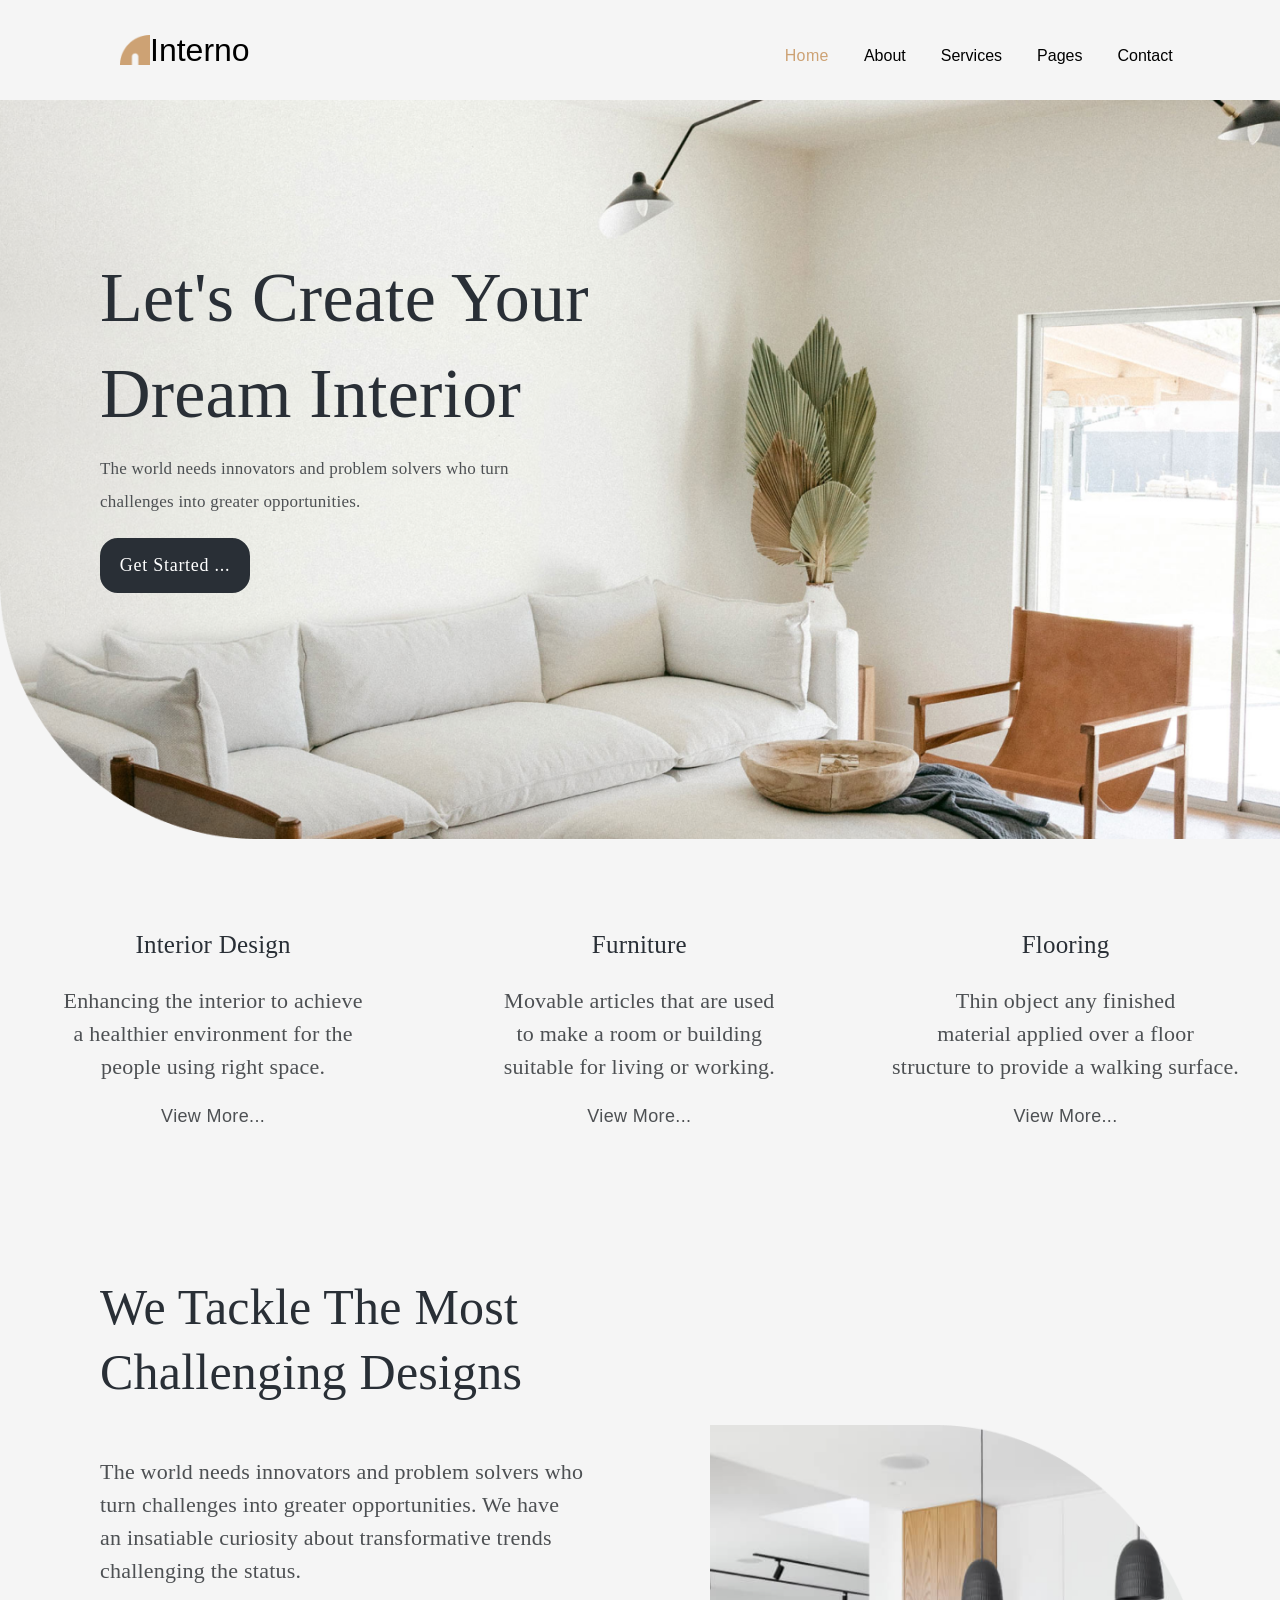
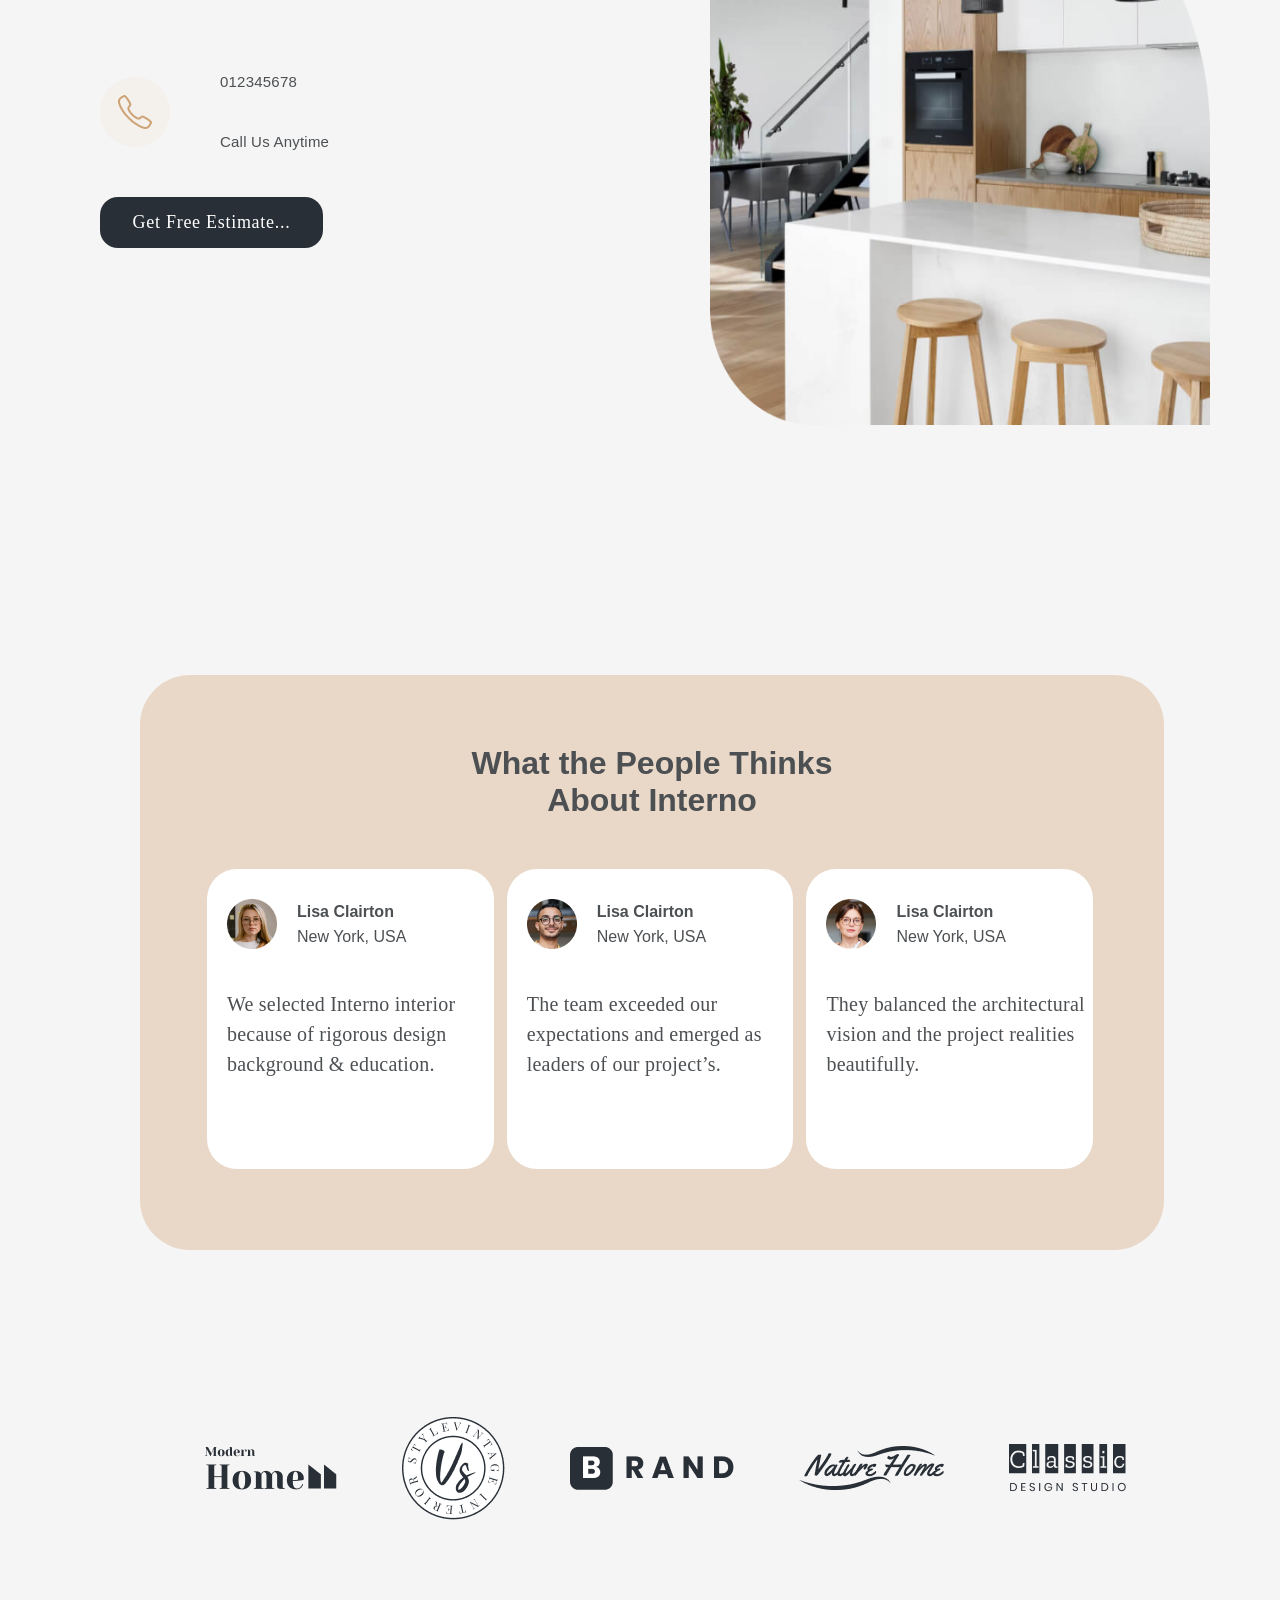
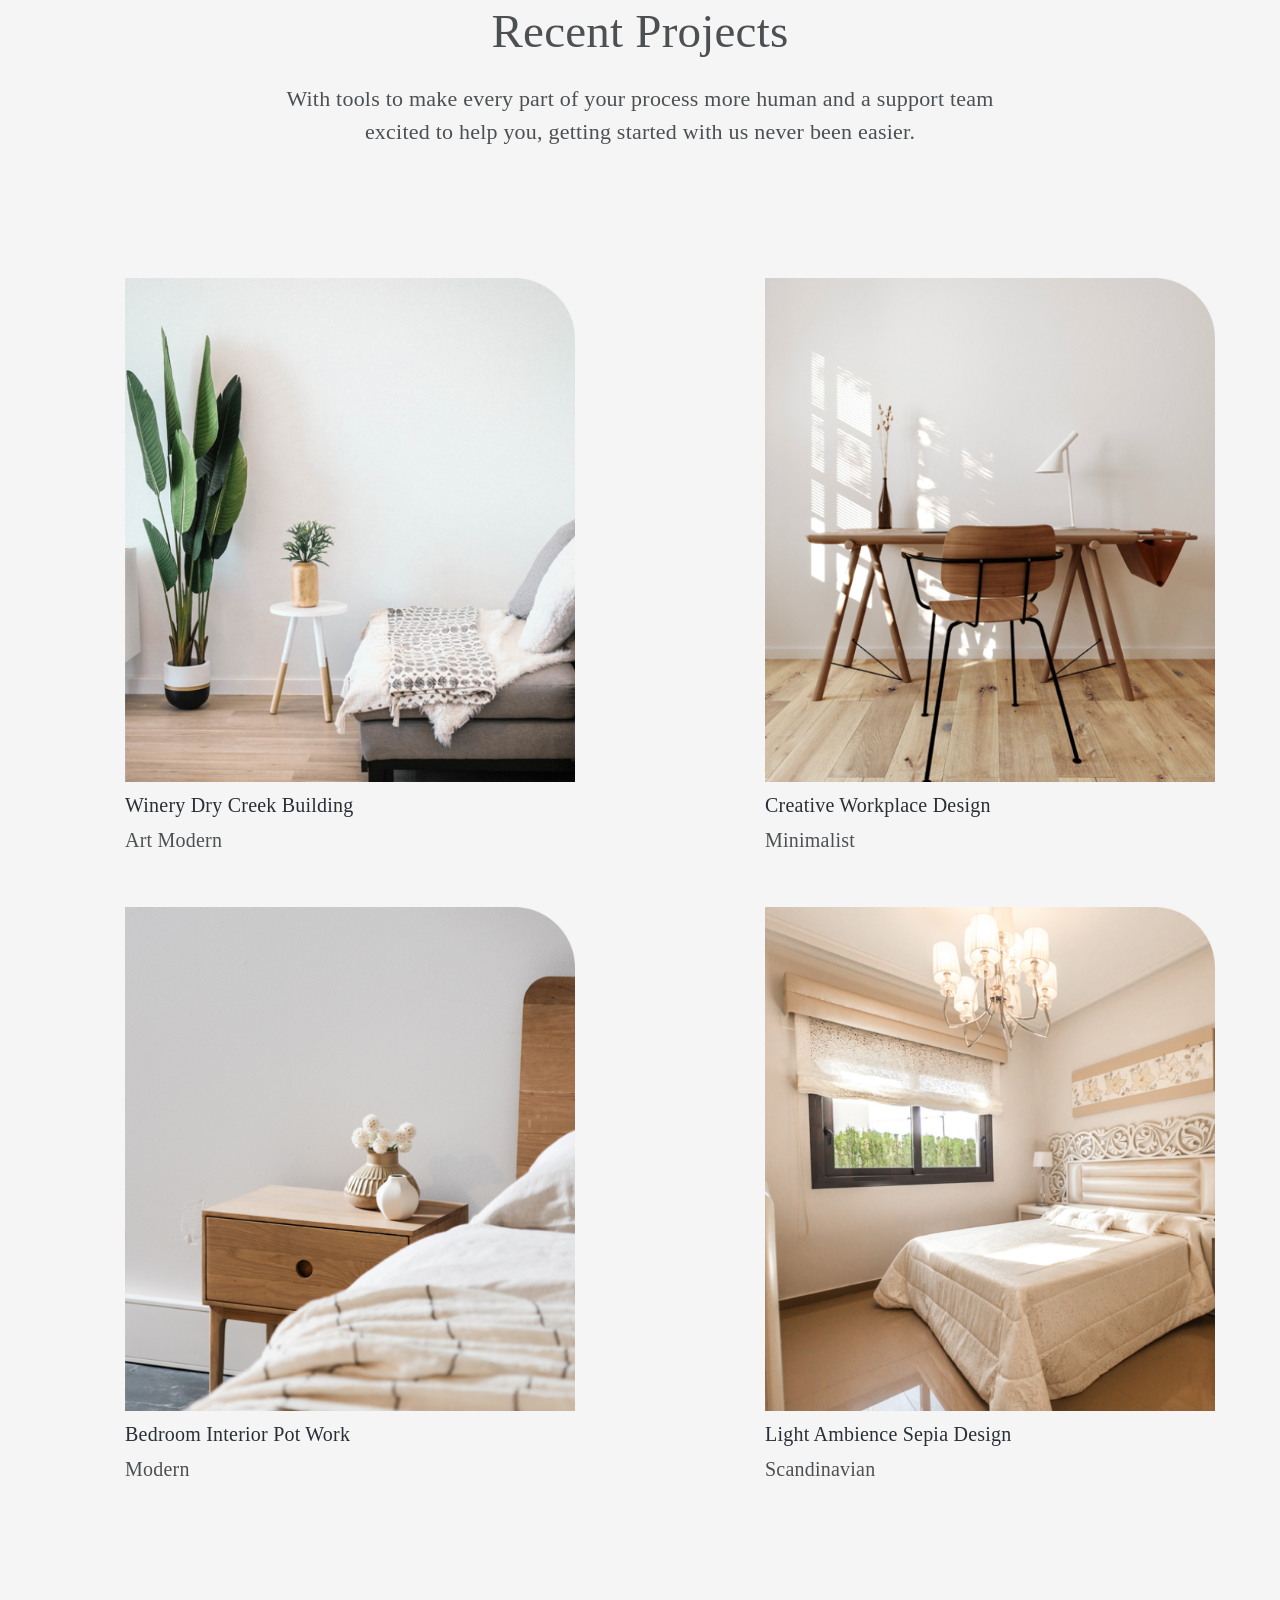
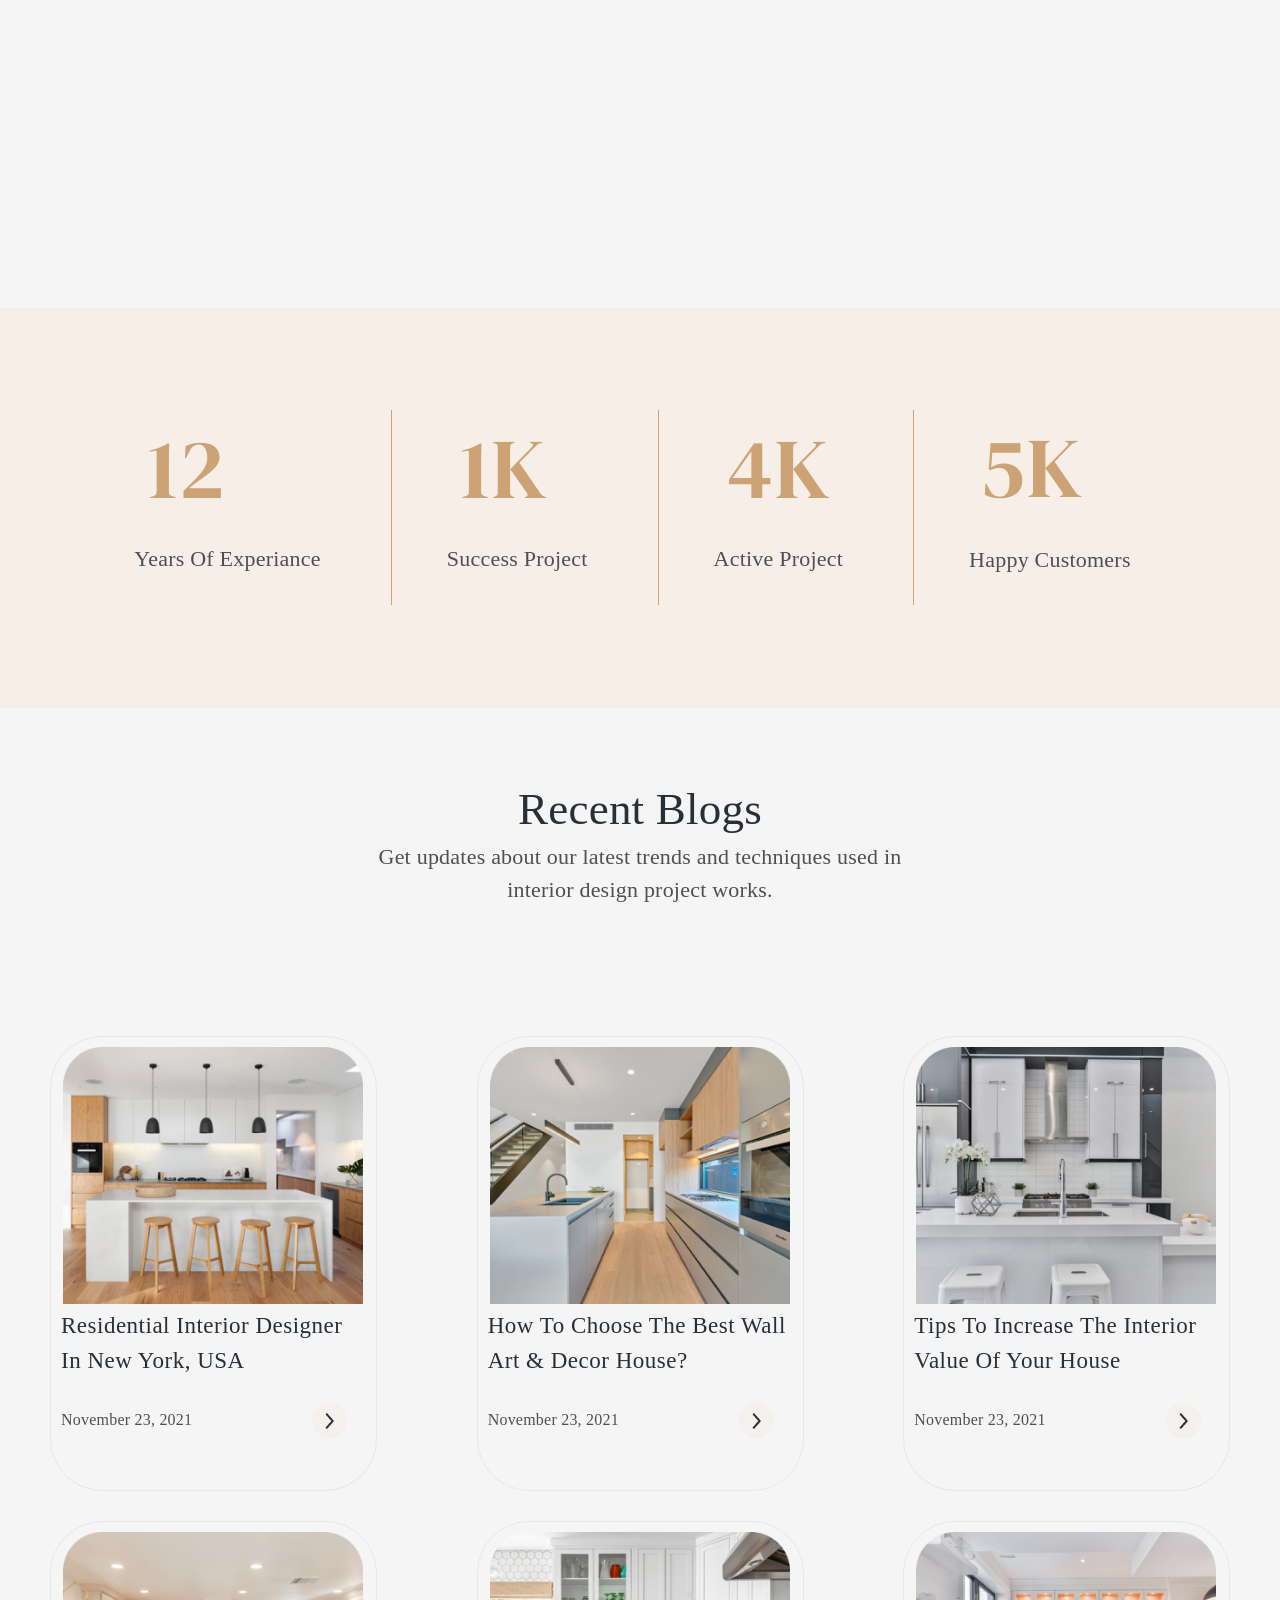
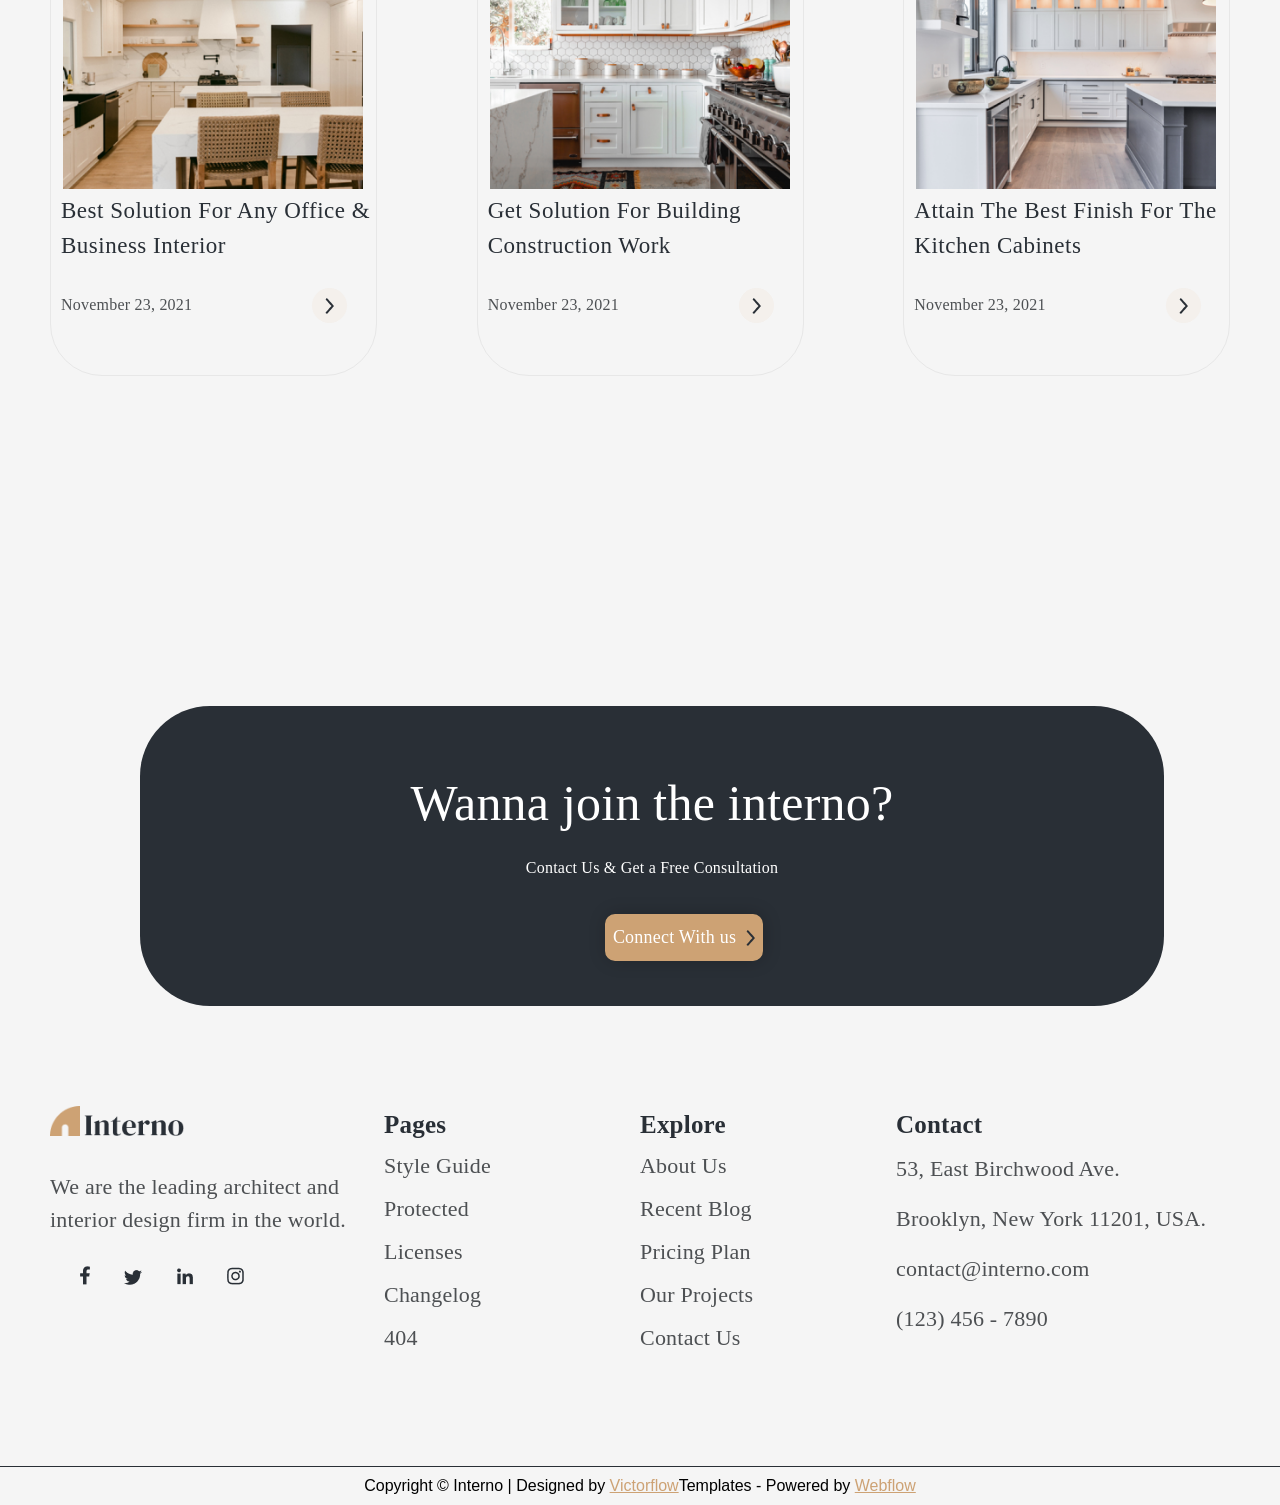
<file: index.html>
<!DOCTYPE html>
<html lang="en">
<head>
    <meta charset="UTF-8">
    <meta http-equiv="X-UA-Compatible" content="IE=edge">
    <meta name="viewport" content="width=device-width, initial-scale=1.0">
    <title>Interno</title>
    <link rel="shortcut icon" href="./Vector (22).png" type="image/x-icon">
    <link rel="stylesheet" href="./style.css">
</head>
<body>
    <div class="navbar">
        <div class="title">
            <img src="./Vector (22).png" alt="">
            <h1>Interno</h1>
        </div>
        <div class="collection">
            <l1 class="item">Home</l1>
            <l1 class="item">About</l1>
            <l1 class="item">Services</l1>
            <l1 class="item">Pages</l1>
            <l1 class="item">Contact</l1>
        </div>
    </div>

    <div class="container">
        <div class="row">
            <div class="con">
                <h1>Let's Create Your Dream Interior</h1>
                    <p>The world needs innovators and problem solvers who turn <br> challenges into greater opportunities.</p>
                    <button>Get Started ...</button>
            </div>
            <div class="con"></div>
        </div>
    </div>

    <div class="container2">
        <div class="row">
            <div class="con">
                <h1>Interior Design</h1>
                <p>Enhancing the interior to achieve <br> a healthier environment for the <br> people using right space.</p>
                <button>View More...</button>
            </div>
            <div class="con">
                <h1>Furniture</h1>
                <p>Movable articles that are used <br> to make a room or building <br> suitable for living or working.</p>
                <button>View More...</button>
            </div>
            <div class="con">
                <h1>Flooring</h1>
            <p>Thin object any finished <br> material applied over a floor <br> structure to provide a walking surface.</p>
            <button>View More...</button>
            </div>
        </div>
    </div>
    <div class="container_box">
        <div class="box">
            <h1>We Tackle The Most <br> Challenging Designs</h1>
            <p>The world needs innovators and problem solvers who <br> turn challenges into greater opportunities. We have <br> an insatiable curiosity about transformative trends <br> challenging the status.</p>
            <div class="call">
                <div class="callimg">
                    <img src="./Vector (24).png" alt="">
                </div>
                <div class="call_text">
                    <p>012345678</p>
                    <p>Call Us Anytime</p>
                </div>
            </div>
            <button>Get Free Estimate...</button>
        </div>
        <div class="box">
            <img src="./IMAGE (24).png" alt="">
        </div>
    </div>


    <div class="container3">
        <h1>What the People Thinks <br>
            About Interno
        </h1>
        <div class="container_box">
            <div class="box1">
                <div class="box_item">
                    <img src="./IMAGE (25).png" alt="">
                    <div class="box_text">
                        <h4>Lisa Clairton</h4>
                        <p>New York, USA</p>
                    </div>
                </div>
                <p class="box1_text">We selected Interno interior <br> because of rigorous design <br> background & education.</p>
            </div>
            <div class="box1">
                <div class="box_item">
                    <img src="./IMAGE (26).png" alt="">
                    <div class="box_text">
                        <h4>Lisa Clairton</h4>
                        <p>New York, USA</p>
                    </div>
                </div>
                <p class="box1_text">The team exceeded our <br> expectations and emerged as <br> leaders of our project’s.</p>
            </div>
            <div class="box1">
                <div class="box_item">
                    <img src="./IMAGE (27).png" alt="">
                    <div class="box_text">
                        <h4>Lisa Clairton</h4>
                        <p>New York, USA</p>
                    </div>
                </div>
                <p class="box1_text">They balanced the architectural <br> vision and the project realities <br> beautifully.</p>
            </div>
        </div>
    </div>


    <div class="icon">
        <div class="icon_item">
            <img src="./Group 1.png" alt="">
        </div>
        <div class="icon_item">
            <img src="./IMAGE (28).png" alt="">
        </div>
        <div class="icon_item">
            <img src="./IMAGE (29).png" alt="">
        </div>
        <div class="icon_item">
            <img src="./IMAGE (30).png" alt="">
        </div>
        <div class="icon_item">
            <img src="./IMAGE (31).png" alt="">
        </div>
    </div>



    <h1 class="section_title">Recent Projects</h1>
    <p class="section_text">With tools to make every part of your process more human and a support team <br> excited to help you, getting started with us never been easier.</p>


    <div class="grid_box">
        <div class="box">
            <img src="./IMAGE (32).png" alt="">
            <h2>Winery Dry Creek Building</h2>
            <p>Art Modern</p>
        </div>
        <div class="box">
            <img src="./IMAGE (33).png" alt="">
            <h2>Creative Workplace Design</h2>
            <p>Minimalist</p>
        </div>
        <div class="box">
            <img src="./IMAGE (34).png" alt="">
            <h2>Bedroom Interior Pot Work</h2>
            <p>Modern</p>
        </div>
        <div class="box">
            <img src="./IMAGE (35).png" alt="">
            <h2>Light Ambience Sepia Design</h2>
            <p>Scandinavian</p>
        </div>
    </div>




    <div class="box_k">
        <div class="collection">
            <img class="collection_img" src="./12.png" alt="">
            <p>Years Of Experiance</p>
        </div>
        <img src="./Rectangle.png" alt="">
        <div class="collection">
            <img class="collection_img" src="./1K.png" alt="">
            <p>Success Project</p>
        </div>
        <img src="./Rectangle.png" alt="">
        <div class="collection">
            <img class="collection_img" src="./4K.png" alt="">
            <p>Active Project</p>
        </div>
        <img src="./Rectangle.png" alt="">
        <div class="collection">
            <img class="collection_img" src="./5K.png" alt="">
            <p>Happy Customers</p>
        </div>
    </div>


    <h1 class="box_k_bottom">Recent Blogs</h1>
    <p class="box_k_text">Get updates about our latest trends and techniques used in <br> interior design project works.</p>


    <div class="resent_collection">
        <div class="resent_box">
            <div class="box_img">
                <img src="./IMAGE (36).png" alt="">
            </div>
            <h2>Residential Interior Designer <br> In New York, USA</h2>
            <div class="data">
                <p>November 23, 2021</p>
                <div class="blok">
                    <img src="./Vector (25).png" alt="">
                </div>
            </div>
        </div>
        <div class="resent_box">
            <div class="box_img">
                <img src="./IMAGE (37).png" alt="">
            </div>
            <h2>How To Choose The Best Wall Art & Decor House?</h2>
            <div class="data">
                <p>November 23, 2021</p>
                <div class="blok">
                    <img src="./Vector (25).png" alt="">
                </div>
            </div>
        </div>
        <div class="resent_box">
            <div class="box_img">
                <img src="./IMAGE (38).png" alt="">
            </div>
            <h2>Tips To Increase The Interior Value Of Your House</h2>
            <div class="data">
                <p>November 23, 2021</p>
                <div class="blok">
                    <img src="./Vector (25).png" alt="">
                </div>
            </div>
        </div>
        <div class="resent_box">
            <div class="box_img">
                <img src="./IMAGE (39).png" alt="">
            </div>
            <h2>Best Solution For Any Office & Business Interior</h2>
            <div class="data">
                <p>November 23, 2021</p>
                <div class="blok">
                    <img src="./Vector (25).png" alt="">
                </div>
            </div>
        </div>
        <div class="resent_box">
            <div class="box_img">
                <img src="./IMAGE (40).png" alt="">
            </div>
            <h2>Get Solution For Building Construction Work</h2>
            <div class="data">
                <p>November 23, 2021</p>
                <div class="blok">
                    <img src="./Vector (25).png" alt="">
                </div>
            </div>
        </div>
        <div class="resent_box">
            <div class="box_img">
                <img src="./IMAGE (41).png" alt="">
            </div>
            <h2>Attain The Best Finish For The Kitchen Cabinets</h2>
            <div class="data">
                <p>November 23, 2021</p>
                <div class="blok">
                    <img src="./Vector (25).png" alt="">
                </div>
            </div>
        </div>

    </div>


    <div class="content">
        <h1>Wanna join the interno?</h1>
        <p>Contact Us & Get a Free Consultation</p>
        <button class="btn">Connect With us  <img src="./Vector (25).png" alt=""></button>
    </div>

    
    <div class="footer">
        <div class="footer_collection1">
            <div class="footer_logo">
                <img src="./Vector (22).png" alt="">
                <img src="./Vector (23).png" alt="">
            </div>
            <p class="footer_text">We are the leading architect and <br> interior design firm in the world.</p>
            <div class="footer_icon">
                <div class="item">
                    <img src="./Vector (26).png" alt="">
                    <img src="./Vector (27).png" alt="">
                    <img src="./Vector (28).png" alt="">
                    <img src="./Vector (29).png" alt="">
                </div>
            </div>
        </div>
        <div class="footer_collection2">
            <p class="item1">Pages</p>
            <p class="item">Style Guide</p>
            <p class="item">Protected</p>
            <p class="item">Licenses</p>
            <p class="item">Changelog</p>
            <p class="item">404</p>
        </div>
        <div class="footer_collection3">
            <div class="item1">Explore</div>
            <div class="item">About Us</div>
            <div class="item">Recent Blog</div>
            <div class="item">Pricing Plan</div>
            <div class="item">Our Projects</div>
            <div class="item">Contact Us</div>
        </div>
        <div class="footer_collection4">
            <div class="item1">Contact</div>
            <div class="item">53, East Birchwood Ave. <br> Brooklyn, New York 11201, USA.</div>
            <div class="item">contact@interno.com</div>
            <div class="item">(123) 456 - 7890</div>
        </div>
    </div>

    <div class="line"></div>


    <p class="footer_bottom_text">Copyright © Interno | Designed by <a href="">Victorflow</a>Templates - Powered by <a href="">Webflow</a></p>
</body>
</html>
</file>
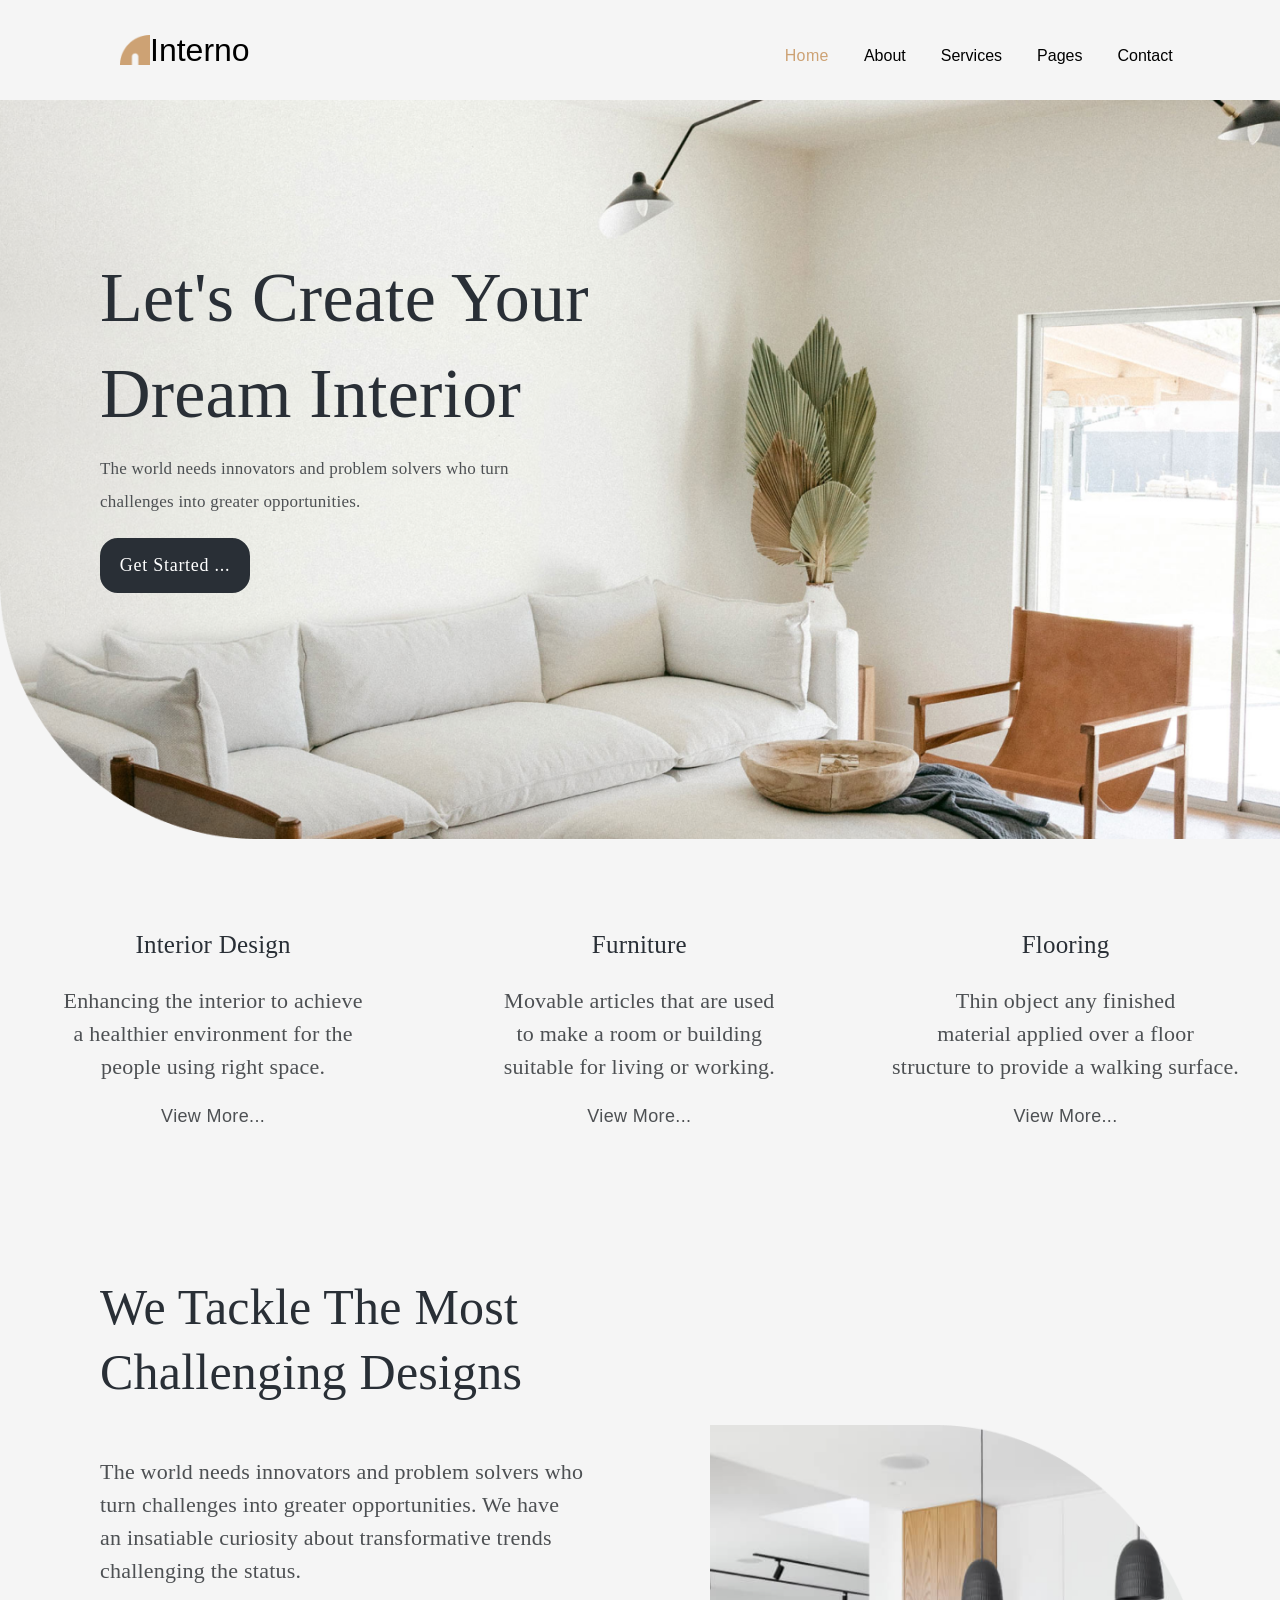
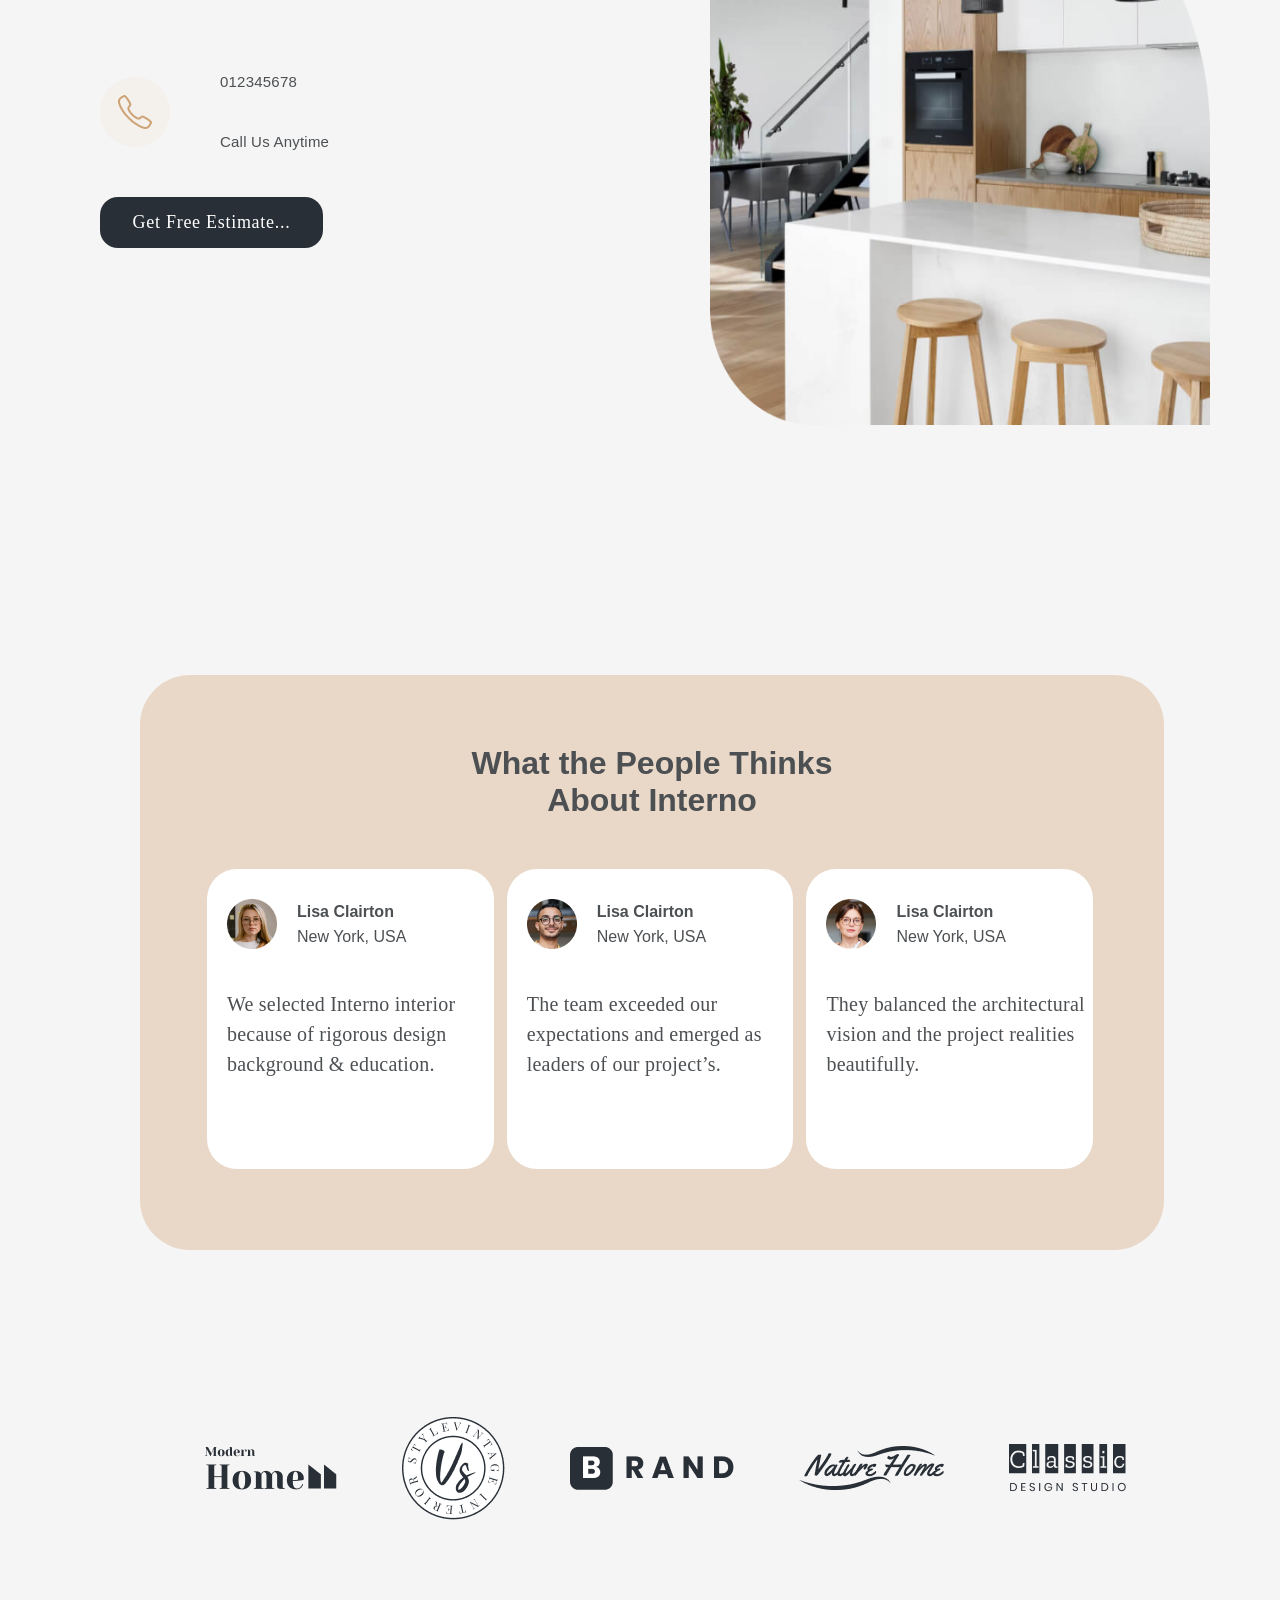
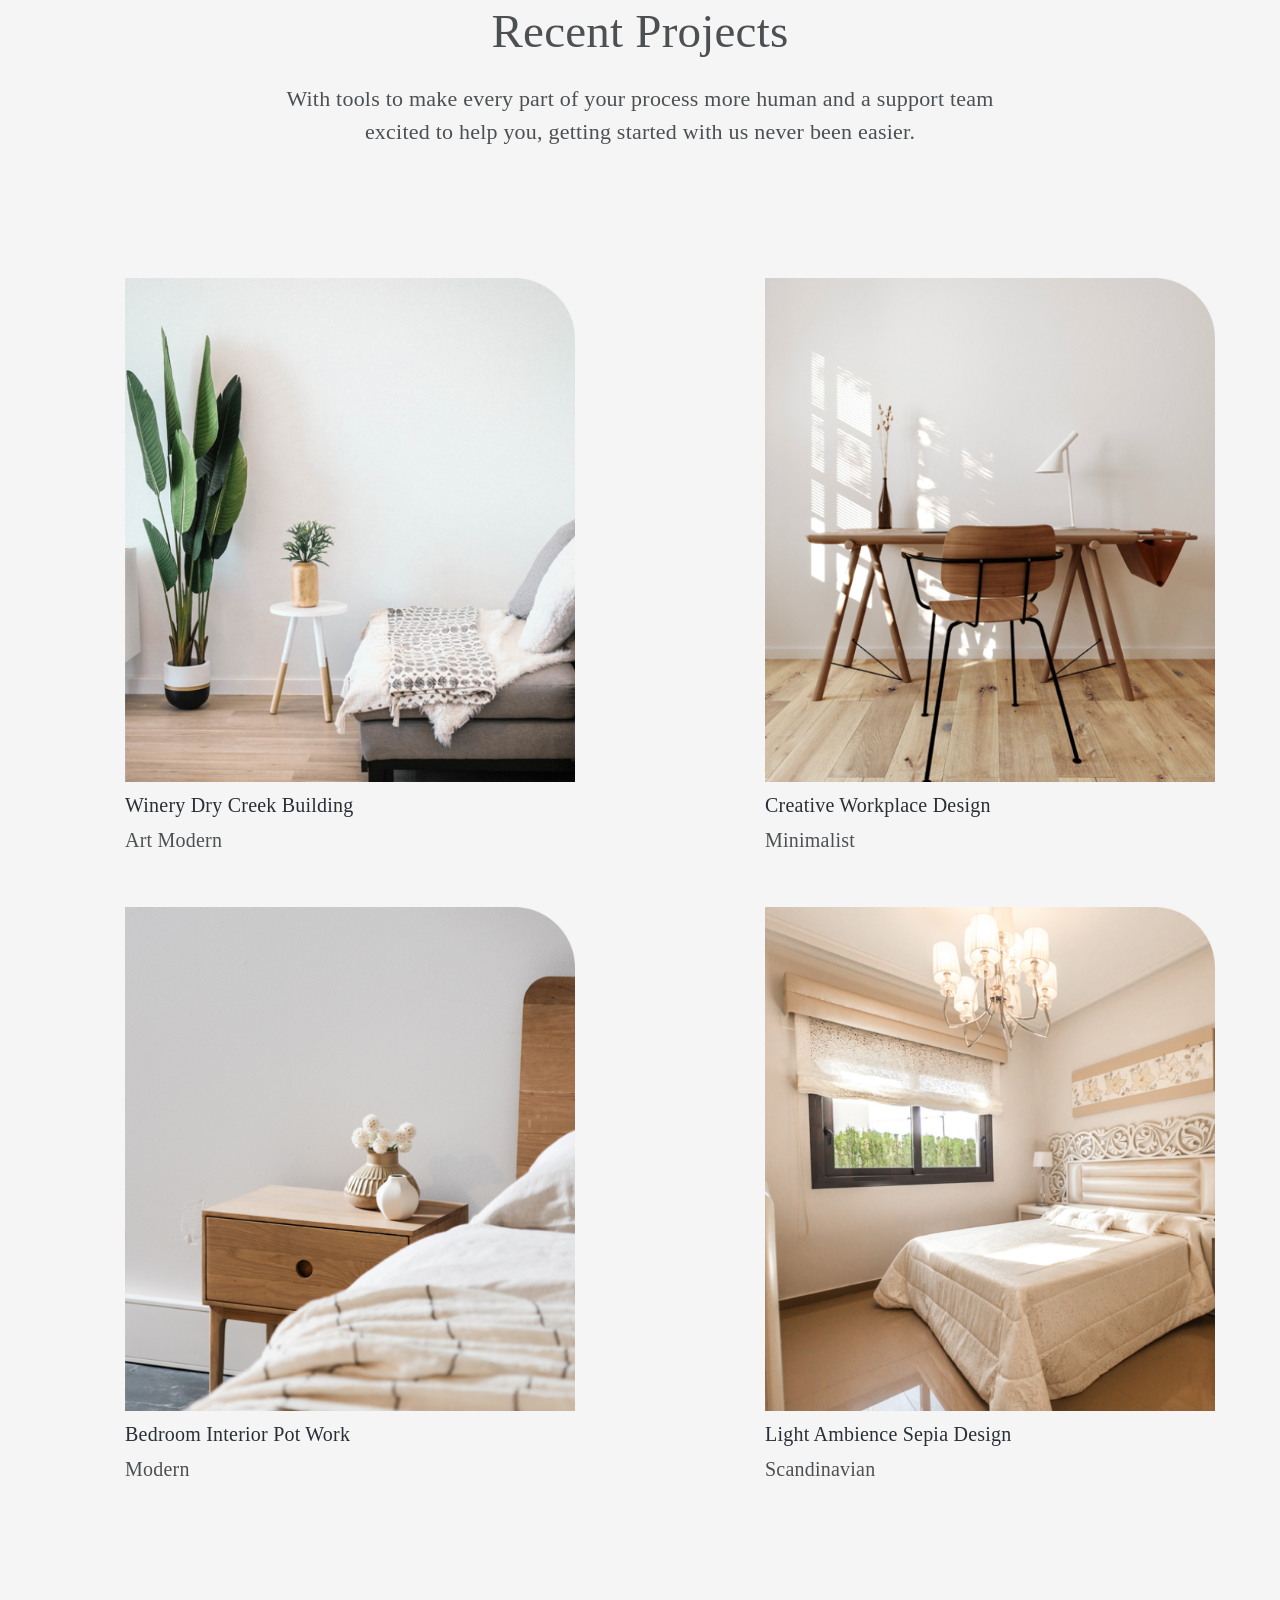
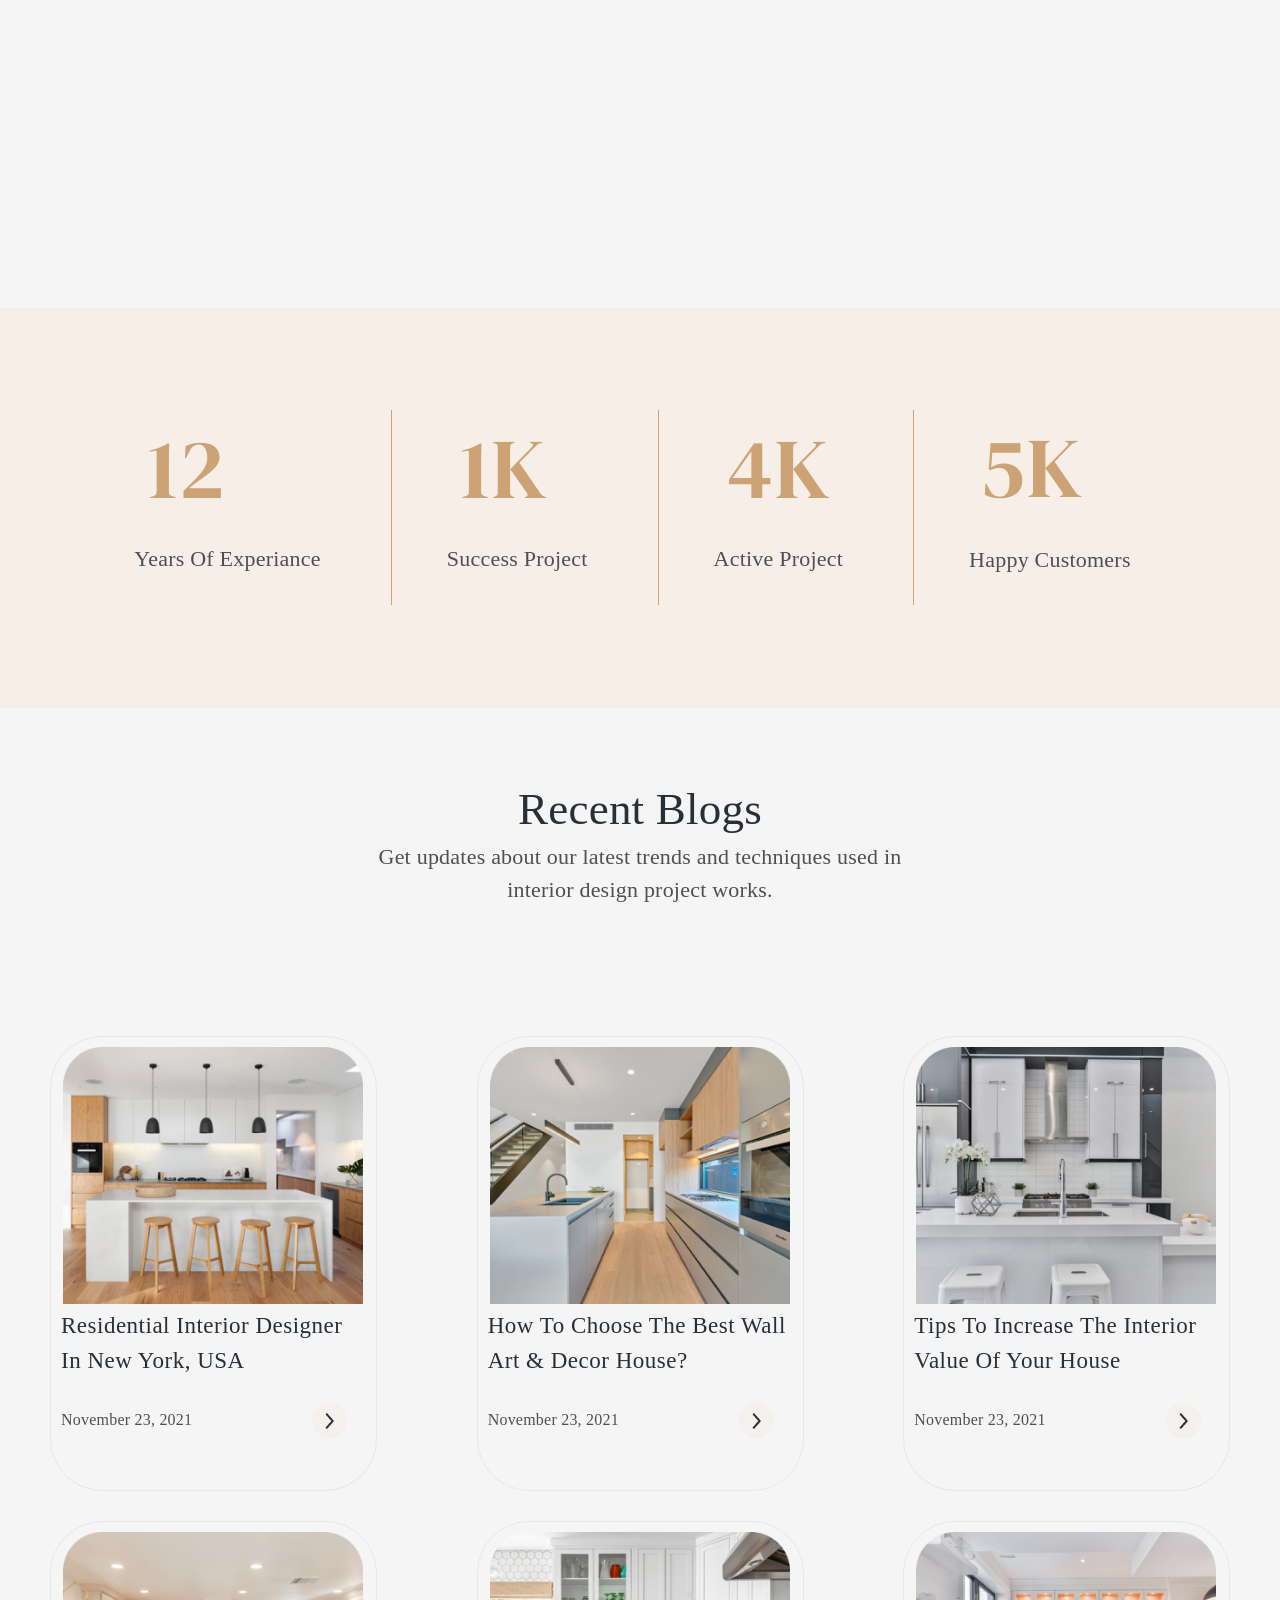
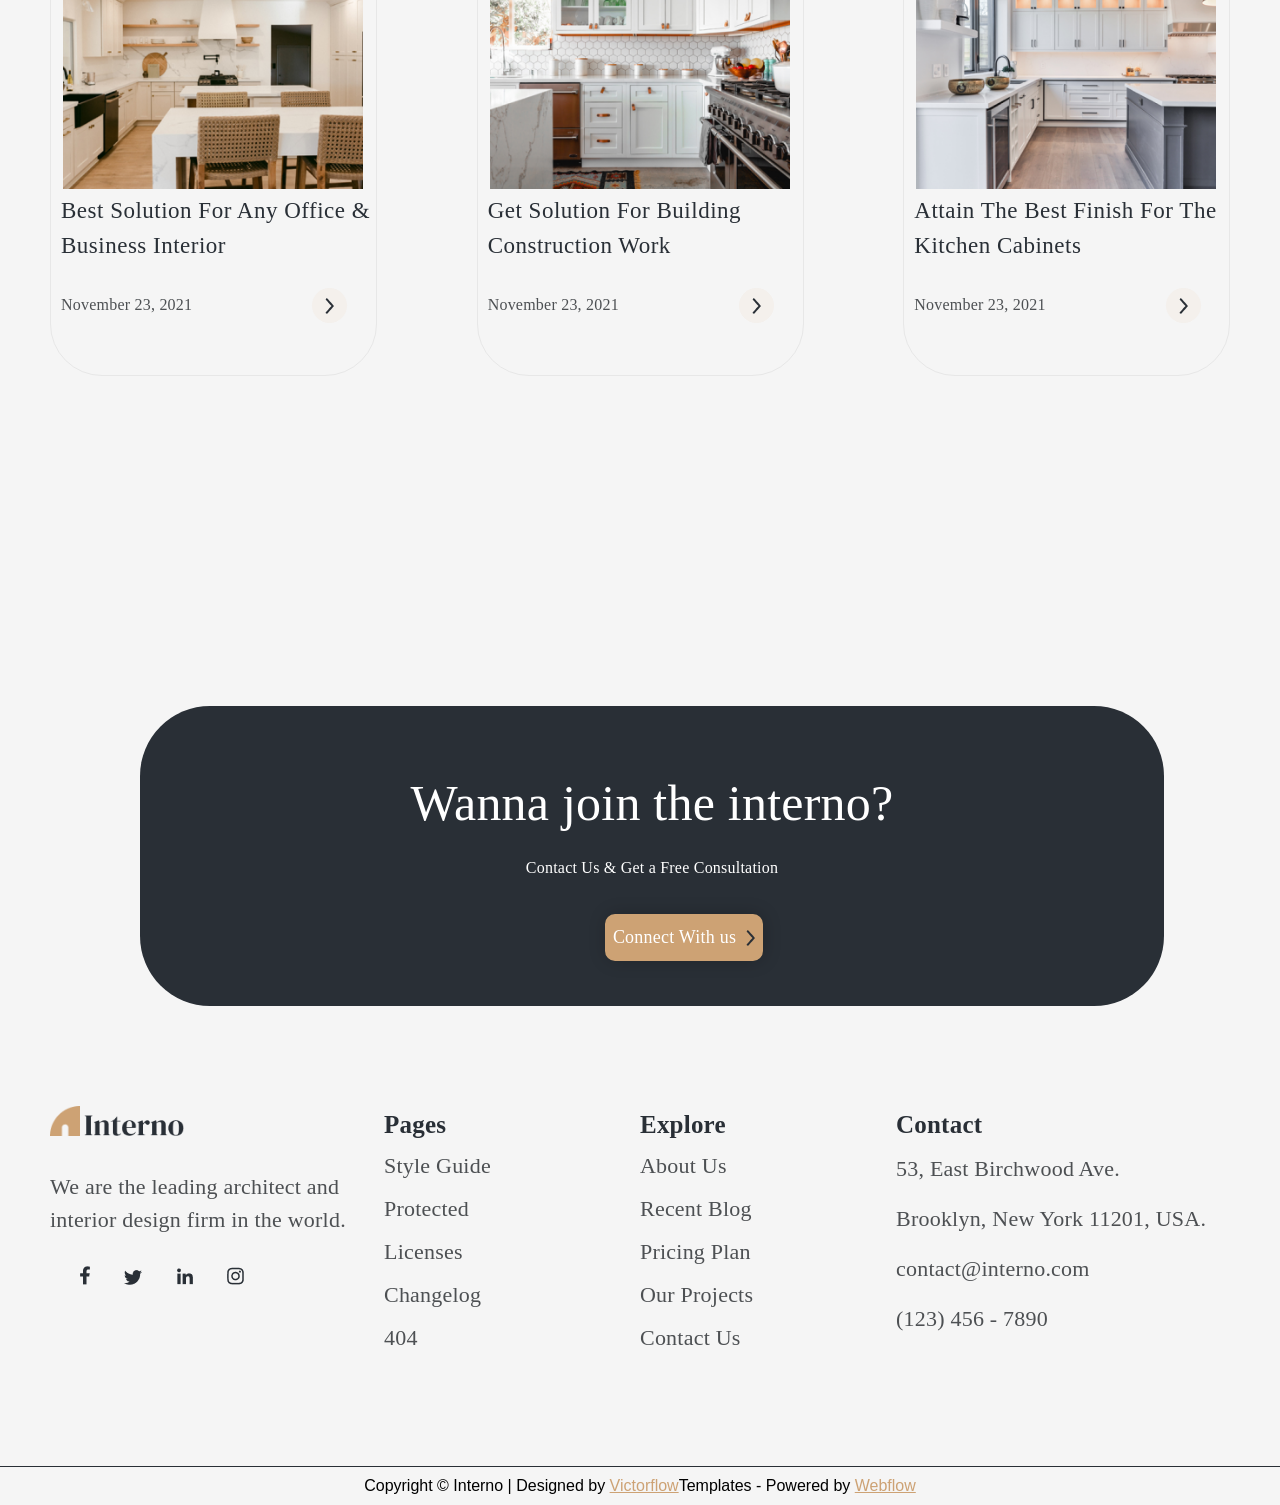
<file: interno.html>
<!DOCTYPE html>
<html lang="en">
<head>
    <meta charset="UTF-8">
    <meta http-equiv="X-UA-Compatible" content="IE=edge">
    <meta name="viewport" content="width=device-width, initial-scale=1.0">
    <title>Interno</title>
    <link rel="shortcut icon" href="./Vector (22).png" type="image/x-icon">
    <link rel="stylesheet" href="./interno.css">
</head>
<body>
    <div class="navbar">
        <div class="title">
            <img src="./Vector (22).png" alt="">
            <h1>Interno</h1>
        </div>
        <div class="collection">
            <l1 class="item">Home</l1>
            <l1 class="item">About</l1>
            <l1 class="item">Services</l1>
            <l1 class="item">Pages</l1>
            <l1 class="item">Contact</l1>
        </div>
    </div>

    <div class="container">
        <div class="row">
            <div class="con">
                <h1>Let's Create Your Dream Interior</h1>
                    <p>The world needs innovators and problem solvers who turn <br> challenges into greater opportunities.</p>
                    <button>Get Started ...</button>
            </div>
            <div class="con"></div>
        </div>
    </div>

    <div class="container2">
        <div class="row">
            <div class="con">
                <h1>Interior Design</h1>
                <p>Enhancing the interior to achieve <br> a healthier environment for the <br> people using right space.</p>
                <button>View More...</button>
            </div>
            <div class="con">
                <h1>Furniture</h1>
                <p>Movable articles that are used <br> to make a room or building <br> suitable for living or working.</p>
                <button>View More...</button>
            </div>
            <div class="con">
                <h1>Flooring</h1>
            <p>Thin object any finished <br> material applied over a floor <br> structure to provide a walking surface.</p>
            <button>View More...</button>
            </div>
        </div>
    </div>
    <div class="container_box">
        <div class="box">
            <h1>We Tackle The Most <br> Challenging Designs</h1>
            <p>The world needs innovators and problem solvers who <br> turn challenges into greater opportunities. We have <br> an insatiable curiosity about transformative trends <br> challenging the status.</p>
            <div class="call">
                <div class="callimg">
                    <img src="./Vector (24).png" alt="">
                </div>
                <div class="call_text">
                    <p>012345678</p>
                    <p>Call Us Anytime</p>
                </div>
            </div>
            <button>Get Free Estimate...</button>
        </div>
        <div class="box">
            <img src="./IMAGE (24).png" alt="">
        </div>
    </div>


    <div class="container3">
        <h1>What the People Thinks <br>
            About Interno
        </h1>
        <div class="container_box">
            <div class="box1">
                <div class="box_item">
                    <img src="./IMAGE (25).png" alt="">
                    <div class="box_text">
                        <h4>Lisa Clairton</h4>
                        <p>New York, USA</p>
                    </div>
                </div>
                <p class="box1_text">We selected Interno interior <br> because of rigorous design <br> background & education.</p>
            </div>
            <div class="box1">
                <div class="box_item">
                    <img src="./IMAGE (26).png" alt="">
                    <div class="box_text">
                        <h4>Lisa Clairton</h4>
                        <p>New York, USA</p>
                    </div>
                </div>
                <p class="box1_text">The team exceeded our <br> expectations and emerged as <br> leaders of our project’s.</p>
            </div>
            <div class="box1">
                <div class="box_item">
                    <img src="./IMAGE (27).png" alt="">
                    <div class="box_text">
                        <h4>Lisa Clairton</h4>
                        <p>New York, USA</p>
                    </div>
                </div>
                <p class="box1_text">They balanced the architectural <br> vision and the project realities <br> beautifully.</p>
            </div>
        </div>
    </div>


    <div class="icon">
        <div class="icon_item">
            <img src="./Group 1.png" alt="">
        </div>
        <div class="icon_item">
            <img src="./IMAGE (28).png" alt="">
        </div>
        <div class="icon_item">
            <img src="./IMAGE (29).png" alt="">
        </div>
        <div class="icon_item">
            <img src="./IMAGE (30).png" alt="">
        </div>
        <div class="icon_item">
            <img src="./IMAGE (31).png" alt="">
        </div>
    </div>



    <h1 class="section_title">Recent Projects</h1>
    <p class="section_text">With tools to make every part of your process more human and a support team <br> excited to help you, getting started with us never been easier.</p>


    <div class="grid_box">
        <div class="box">
            <img src="./IMAGE (32).png" alt="">
            <h2>Winery Dry Creek Building</h2>
            <p>Art Modern</p>
        </div>
        <div class="box">
            <img src="./IMAGE (33).png" alt="">
            <h2>Creative Workplace Design</h2>
            <p>Minimalist</p>
        </div>
        <div class="box">
            <img src="./IMAGE (34).png" alt="">
            <h2>Bedroom Interior Pot Work</h2>
            <p>Modern</p>
        </div>
        <div class="box">
            <img src="./IMAGE (35).png" alt="">
            <h2>Light Ambience Sepia Design</h2>
            <p>Scandinavian</p>
        </div>
    </div>




    <div class="box_k">
        <div class="collection">
            <img class="collection_img" src="./12.png" alt="">
            <p>Years Of Experiance</p>
        </div>
        <img src="./Rectangle.png" alt="">
        <div class="collection">
            <img class="collection_img" src="./1K.png" alt="">
            <p>Success Project</p>
        </div>
        <img src="./Rectangle.png" alt="">
        <div class="collection">
            <img class="collection_img" src="./4K.png" alt="">
            <p>Active Project</p>
        </div>
        <img src="./Rectangle.png" alt="">
        <div class="collection">
            <img class="collection_img" src="./5K.png" alt="">
            <p>Happy Customers</p>
        </div>
    </div>


    <h1 class="box_k_bottom">Recent Blogs</h1>
    <p class="box_k_text">Get updates about our latest trends and techniques used in <br> interior design project works.</p>


    <div class="resent_collection">
        <div class="resent_box">
            <div class="box_img">
                <img src="./IMAGE (36).png" alt="">
            </div>
            <h2>Residential Interior Designer <br> In New York, USA</h2>
            <div class="data">
                <p>November 23, 2021</p>
                <div class="blok">
                    <img src="./Vector (25).png" alt="">
                </div>
            </div>
        </div>
        <div class="resent_box">
            <div class="box_img">
                <img src="./IMAGE (37).png" alt="">
            </div>
            <h2>How To Choose The Best Wall Art & Decor House?</h2>
            <div class="data">
                <p>November 23, 2021</p>
                <div class="blok">
                    <img src="./Vector (25).png" alt="">
                </div>
            </div>
        </div>
        <div class="resent_box">
            <div class="box_img">
                <img src="./IMAGE (38).png" alt="">
            </div>
            <h2>Tips To Increase The Interior Value Of Your House</h2>
            <div class="data">
                <p>November 23, 2021</p>
                <div class="blok">
                    <img src="./Vector (25).png" alt="">
                </div>
            </div>
        </div>
        <div class="resent_box">
            <div class="box_img">
                <img src="./IMAGE (39).png" alt="">
            </div>
            <h2>Best Solution For Any Office & Business Interior</h2>
            <div class="data">
                <p>November 23, 2021</p>
                <div class="blok">
                    <img src="./Vector (25).png" alt="">
                </div>
            </div>
        </div>
        <div class="resent_box">
            <div class="box_img">
                <img src="./IMAGE (40).png" alt="">
            </div>
            <h2>Get Solution For Building Construction Work</h2>
            <div class="data">
                <p>November 23, 2021</p>
                <div class="blok">
                    <img src="./Vector (25).png" alt="">
                </div>
            </div>
        </div>
        <div class="resent_box">
            <div class="box_img">
                <img src="./IMAGE (41).png" alt="">
            </div>
            <h2>Attain The Best Finish For The Kitchen Cabinets</h2>
            <div class="data">
                <p>November 23, 2021</p>
                <div class="blok">
                    <img src="./Vector (25).png" alt="">
                </div>
            </div>
        </div>

    </div>


    <div class="content">
        <h1>Wanna join the interno?</h1>
        <p>Contact Us & Get a Free Consultation</p>
        <button class="btn">Connect With us  <img src="./Vector (25).png" alt=""></button>
    </div>

    
    <div class="footer">
        <div class="footer_collection1">
            <div class="footer_logo">
                <img src="./Vector (22).png" alt="">
                <img src="./Vector (23).png" alt="">
            </div>
            <p class="footer_text">We are the leading architect and <br> interior design firm in the world.</p>
            <div class="footer_icon">
                <div class="item">
                    <img src="./Vector (26).png" alt="">
                    <img src="./Vector (27).png" alt="">
                    <img src="./Vector (28).png" alt="">
                    <img src="./Vector (29).png" alt="">
                </div>
            </div>
        </div>
        <div class="footer_collection2">
            <p class="item1">Pages</p>
            <p class="item">Style Guide</p>
            <p class="item">Protected</p>
            <p class="item">Licenses</p>
            <p class="item">Changelog</p>
            <p class="item">404</p>
        </div>
        <div class="footer_collection3">
            <div class="item1">Explore</div>
            <div class="item">About Us</div>
            <div class="item">Recent Blog</div>
            <div class="item">Pricing Plan</div>
            <div class="item">Our Projects</div>
            <div class="item">Contact Us</div>
        </div>
        <div class="footer_collection4">
            <div class="item1">Contact</div>
            <div class="item">53, East Birchwood Ave. <br> Brooklyn, New York 11201, USA.</div>
            <div class="item">contact@interno.com</div>
            <div class="item">(123) 456 - 7890</div>
        </div>
    </div>

    <div class="line"></div>


    <p class="footer_bottom_text">Copyright © Interno | Designed by <a href="">Victorflow</a>Templates - Powered by <a href="">Webflow</a></p>
</body>
</html>
</file>
<file: style.css>
* {
  margin: 0;
  padding: 0;
  -webkit-box-sizing: border-box;
          box-sizing: border-box;
  font-family: sans-serif;
}

body {
  background-color: #F5F5F5;
}

.navbar {
  width: 100%;
  height: 100px;
  display: -webkit-box;
  display: -ms-flexbox;
  display: flex;
}

.navbar .title {
  display: -webkit-box;
  display: -ms-flexbox;
  display: flex;
  -webkit-box-align: center;
      -ms-flex-align: center;
          align-items: center;
  margin-left: 120px;
}

.navbar .title img {
  width: 30px;
  height: 30px;
}

.navbar .title h1 {
  font-family: 'Segoe UI', Tahoma, Geneva, Verdana, sans-serif;
  font-weight: 500;
}

.navbar .collection {
  display: -webkit-box;
  display: -ms-flexbox;
  display: flex;
  margin-top: 47px;
  margin-left: 500px;
}

.navbar .collection .item {
  margin-left: 35px;
  font-weight: 500;
}

.navbar .collection .item:nth-child(1) {
  letter-spacing: 0.4px;
  color: #CDA274;
}

.container {
  width: 100%;
  height: 775px;
  background: url("./IMAGE (23).png") no-repeat;
  background-size: 100%;
}

.container .row {
  width: 100%;
  display: -webkit-box;
  display: -ms-flexbox;
  display: flex;
}

.container .row .con {
  width: 50%;
}

.container .row .con:nth-child(1) h1 {
  margin-top: 150px;
  margin-left: 100px;
  font-family: 'DM Serif Display';
  font-style: normal;
  font-weight: 500;
  font-size: 70px;
  line-height: 96px;
  letter-spacing: 0.22px;
  color: #292F36;
}

.container .row .con:nth-child(1) p {
  margin-top: 10px;
  margin-left: 100px;
  font-family: 'Jost';
  font-style: normal;
  font-weight: 400;
  font-size: 17px;
  line-height: 33px;
  letter-spacing: 0.22px;
  color: #4D5053;
}

.container .row .con:nth-child(1) button {
  width: 150px;
  height: 55px;
  margin-top: 20px;
  margin-left: 100px;
  background: #292F36;
  border: 2px solid #292F36;
  border-radius: 18px;
  font-family: 'Jost';
  font-style: normal;
  font-weight: 400;
  font-size: 18px;
  line-height: 27px;
  letter-spacing: 0.72px;
  color: #FFFFFF;
  cursor: pointer;
}

.container .row .con:nth-child(1) button:hover {
  -webkit-transform: scale(0.9);
          transform: scale(0.9);
  -webkit-box-shadow: 0 0 20px gray;
          box-shadow: 0 0 20px gray;
}

.container2 {
  width: 100%;
}

.container2 .row {
  width: 100%;
  display: -webkit-box;
  display: -ms-flexbox;
  display: flex;
  padding-top: 50px;
}

.container2 .row .con {
  width: 33.3%;
  height: 300px;
  text-align: center;
}

.container2 .row .con h1 {
  font-family: 'DM Serif Display';
  font-style: normal;
  font-weight: 400;
  font-size: 25px;
  line-height: 39px;
  text-align: center;
  letter-spacing: 0.22px;
  color: #292F36;
}

.container2 .row .con p {
  margin-top: 20px;
  font-family: 'Jost';
  font-style: normal;
  font-weight: 400;
  font-size: 22px;
  line-height: 33px;
  text-align: center;
  letter-spacing: 0.22px;
  color: #4D5053;
}

.container2 .row .con button {
  border: none;
  margin-top: 20px;
  font-family: sans-serif;
  font-style: normal;
  font-weight: 400;
  font-size: 18px;
  line-height: 27px;
  text-align: center;
  letter-spacing: 0.36px;
  background-color: #F5F5F5;
  color: #4D5053;
}

.container_box {
  width: 100%;
  height: 100vh;
  display: -webkit-box;
  display: -ms-flexbox;
  display: flex;
}

.container_box .box {
  width: 50%;
  height: 100%;
}

.container_box .box:nth-child(1) h1 {
  margin-top: 50px;
  margin-left: 100px;
  font-family: 'DM Serif Display';
  font-style: normal;
  font-weight: 400;
  font-size: 50px;
  line-height: 65px;
  letter-spacing: 0.22px;
  color: #292F36;
}

.container_box .box:nth-child(1) p {
  margin-top: 50px;
  margin-left: 100px;
  font-family: 'Jost';
  font-style: normal;
  font-weight: 400;
  font-size: 22px;
  line-height: 33px;
  letter-spacing: 0.22px;
  color: #4D5053;
}

.container_box .box:nth-child(1) .call {
  display: -webkit-box;
  display: -ms-flexbox;
  display: flex;
  margin-left: 100px;
  margin-top: 40px;
}

.container_box .box:nth-child(1) .call .callimg {
  margin-top: 50px;
  width: 70px;
  height: 70px;
  border-radius: 50%;
  background-color: #F4F0EC;
  display: -webkit-box;
  display: -ms-flexbox;
  display: flex;
  -webkit-box-align: center;
      -ms-flex-align: center;
          align-items: center;
  -webkit-box-pack: center;
      -ms-flex-pack: center;
          justify-content: center;
}

.container_box .box:nth-child(1) .call .call_text {
  margin-left: -50px;
}

.container_box .box:nth-child(1) .call .call_text p {
  font-family: sans-serif;
  font-style: normal;
  font-weight: 400;
  font-size: 15px;
  line-height: 10px;
  letter-spacing: 0.22px;
  color: #4D5053;
}

.container_box .box:nth-child(1) button {
  margin-top: 50px;
  margin-left: 100px;
  width: 223px;
  height: 51px;
  border-radius: 18px;
  font-family: 'Jost';
  font-style: normal;
  font-weight: 400;
  font-size: 18px;
  line-height: 27px;
  letter-spacing: 0.72px;
  color: #FFFFFF;
  background-color: #292F36;
  cursor: pointer;
  border: none;
}

.container_box .box:nth-child(1) button:hover {
  -webkit-transform: scale(0.9);
          transform: scale(0.9);
  -webkit-box-shadow: 0 0 20px gray;
          box-shadow: 0 0 20px gray;
}

.container_box .box:nth-child(2) {
  display: -webkit-box;
  display: -ms-flexbox;
  display: flex;
  -webkit-box-align: center;
      -ms-flex-align: center;
          align-items: center;
  -webkit-box-pack: center;
      -ms-flex-pack: center;
          justify-content: center;
}

.container_box .box:nth-child(2) img {
  margin-top: 100px;
  width: 500px;
  height: 600px;
}

.container3 {
  width: 80%;
  height: 575px;
  background-color: #e9d8c8;
  border-radius: 50px;
  margin-top: 150px;
  margin-left: 140px;
}

.container3 h1 {
  padding-top: 70px;
  text-align: center;
  color: #4D5053;
}

.container3 .container_box {
  display: -webkit-box;
  display: -ms-flexbox;
  display: flex;
  margin-left: 60px;
}

.container3 .container_box .box1 {
  width: 28%;
  height: 300px;
  border-radius: 30px;
  background-color: #FFFFFF;
  margin-top: 50px;
  margin-left: 7px;
  margin-right: 6px;
  line-height: 25px;
}

.container3 .container_box .box1 .box_item {
  display: -webkit-box;
  display: -ms-flexbox;
  display: flex;
}

.container3 .container_box .box1 .box_item img {
  margin-left: 20px;
  margin-top: 30px;
  width: 50px;
  height: 50px;
}

.container3 .container_box .box1 .box_item .box_text {
  margin-left: 20px;
  margin-top: 30px;
  color: #4D5053;
}

.container3 .container_box .box1 .box1_text {
  margin-top: 40px;
  margin-left: 20px;
  font-family: 'Jost';
  font-style: normal;
  font-weight: 400;
  font-size: 20px;
  line-height: 30px;
  letter-spacing: 0.22px;
  color: #4D5053;
}

.icon {
  width: 80%;
  height: 100px;
  margin-top: 170px;
  margin-left: 140px;
  display: -webkit-box;
  display: -ms-flexbox;
  display: flex;
  -webkit-box-align: center;
      -ms-flex-align: center;
          align-items: center;
}

.icon .icon_item {
  margin-left: 65px;
}

.section_title {
  margin-top: 80px;
  text-align: center;
  color: #4D5053;
  font-family: 'DM Serif Display';
  font-style: normal;
  font-weight: 400;
  font-size: 47px;
  line-height: 62px;
  text-align: center;
  letter-spacing: 0.22px;
}

.section_text {
  margin-top: 20px;
  text-align: center;
  font-family: 'Jost';
  font-style: normal;
  font-weight: 400;
  font-size: 22px;
  line-height: 33px;
  text-align: center;
  letter-spacing: 0.22px;
  color: #4D5053;
}

.grid_box {
  width: 100%;
  height: 120vh;
  margin-top: 80px;
  display: -ms-grid;
  display: grid;
  -ms-grid-columns: 1fr 1fr;
      grid-template-columns: 1fr 1fr;
  -ms-grid-rows: 1fr 1fr;
      grid-template-rows: 1fr 1fr;
}

.grid_box .box {
  margin-left: 125px;
  margin-top: 50px;
}

.grid_box .box img {
  width: 450px;
}

.grid_box h2 {
  font-family: 'DM Serif Display';
  font-style: normal;
  font-weight: 500;
  font-size: 20px;
  line-height: 38px;
  letter-spacing: 0.22px;
  color: #292F36;
}

.grid_box p {
  font-family: 'Jost';
  font-style: normal;
  font-weight: 400;
  font-size: 20px;
  line-height: 33px;
  letter-spacing: 0.22px;
  color: #4D5053;
}

.box_k {
  width: 100%;
  height: 400px;
  background-color: #f7efe7;
  margin-top: 600px;
  display: -webkit-box;
  display: -ms-flexbox;
  display: flex;
  -webkit-box-align: center;
      -ms-flex-align: center;
          align-items: center;
  -webkit-box-pack: center;
      -ms-flex-pack: center;
          justify-content: center;
}

.box_k .collection {
  margin-left: 70px;
  margin-right: 70px;
}

.box_k .collection p {
  margin-top: 40px;
  margin-left: -15px;
  font-family: 'Jost';
  font-style: normal;
  font-weight: 400;
  font-size: 22px;
  line-height: 33px;
  text-align: center;
  letter-spacing: 0.22px;
  color: #4D5053;
}

.box_k_bottom {
  margin-top: 70px;
  text-align: center;
  font-family: 'DM Serif Display';
  font-style: normal;
  font-weight: 400;
  font-size: 45px;
  line-height: 62px;
  text-align: center;
  letter-spacing: 0.22px;
  color: #292F36;
}

.box_k_text {
  font-family: 'Jost';
  font-style: normal;
  font-weight: 400;
  font-size: 22px;
  line-height: 33px;
  text-align: center;
  letter-spacing: 0.22px;
  color: #4D5053;
}

.resent_collection {
  width: 100%;
  height: 100vh;
  margin-top: 100px;
  display: -ms-grid;
  display: grid;
  -ms-grid-columns: 1fr 1fr 1fr;
      grid-template-columns: 1fr 1fr 1fr;
  -ms-grid-rows: 1fr 1fr 1fr;
      grid-template-rows: 1fr 1fr 1fr;
}

.resent_collection .resent_box {
  width: 327px;
  height: 455px;
  margin-top: 30px;
  margin-left: 50px;
  border: 1px solid #E7E7E7;
  border-radius: 52px;
}

.resent_collection .resent_box .box_img img {
  margin-top: 10px;
  margin-left: 12px;
  width: 300px;
  z-index: -3;
}

.resent_collection .resent_box .box_btn {
  width: 100px;
  height: 25px;
  margin-top: -80px;
  margin-left: 15px;
}

.resent_collection .resent_box h2 {
  margin-left: 10px;
  font-family: 'DM Serif Display';
  font-style: normal;
  font-weight: 400;
  font-size: 23px;
  line-height: 35px;
  letter-spacing: 0.5px;
  color: #292F36;
}

.resent_collection .resent_box .data {
  display: -webkit-box;
  display: -ms-flexbox;
  display: flex;
}

.resent_collection .resent_box .data p {
  margin-top: 30px;
  margin-left: 10px;
  font-family: 'Jost';
  font-style: normal;
  font-weight: 400;
  font-size: 16px;
  line-height: 24px;
  letter-spacing: 0.22px;
  color: #4D5053;
}

.resent_collection .resent_box .data .blok {
  width: 35px;
  height: 35px;
  margin-top: 25px;
  margin-left: 120px;
  display: -webkit-box;
  display: -ms-flexbox;
  display: flex;
  -webkit-box-align: center;
      -ms-flex-align: center;
          align-items: center;
  -webkit-box-pack: center;
      -ms-flex-pack: center;
          justify-content: center;
  background-color: #F4F0EC;
  border-radius: 50%;
}

.content {
  width: 80%;
  height: 300px;
  margin-top: 400px;
  margin-left: 140px;
  background: #292F36;
  border-radius: 70px;
  text-align: center;
}

.content h1 {
  padding-top: 70px;
  font-family: 'DM Serif Display';
  font-style: normal;
  font-weight: 400;
  font-size: 50px;
  line-height: 55px;
  text-align: center;
  letter-spacing: 0.22px;
  color: #FFFFFF;
}

.content p {
  margin-top: 20px;
  font-family: 'Jost';
  font-style: normal;
  font-weight: 400;
  font-size: 16px;
  line-height: 33px;
  text-align: center;
  letter-spacing: 0.22px;
  color: #FFFFFF;
}

.content .btn {
  width: 158px;
  height: 47px;
  margin-top: 30px;
  margin-left: 465px;
  display: -webkit-box;
  display: -ms-flexbox;
  display: flex;
  -webkit-box-align: center;
      -ms-flex-align: center;
          align-items: center;
  -webkit-box-pack: center;
      -ms-flex-pack: center;
          justify-content: center;
  background: #CDA274;
  border: 2px solid #CDA274;
  -webkit-box-shadow: 1px 0px 18px rgba(0, 0, 0, 0.2);
          box-shadow: 1px 0px 18px rgba(0, 0, 0, 0.2);
  border-radius: 10px;
  font-family: 'Jost';
  font-style: normal;
  font-weight: 400;
  font-size: 18px;
  line-height: 27px;
  text-align: center;
  letter-spacing: 0.22px;
  color: #FFFFFF;
}

.content .btn img {
  margin-left: 10px;
  color: #FFFFFF;
}

.footer {
  width: 100%;
  height: 40vh;
  margin-top: 100px;
  display: -webkit-box;
  display: -ms-flexbox;
  display: flex;
}

.footer .footer_collection1 {
  width: 30%;
}

.footer .footer_collection1 .footer_logo {
  margin-left: 50px;
}

.footer .footer_collection1 .footer_logo img:nth-child(1) {
  width: 30px;
}

.footer .footer_collection1 .footer_logo img:nth-child(2) {
  width: 100px;
}

.footer .footer_collection1 .footer_text {
  margin-top: 30px;
  margin-left: 50px;
  font-family: 'Jost';
  font-style: normal;
  font-weight: 400;
  font-size: 22px;
  line-height: 33px;
  letter-spacing: 0.22px;
  color: #4D5053;
}

.footer .footer_collection1 .footer_icon {
  margin-left: 50px;
}

.footer .footer_collection1 .footer_icon .item img {
  margin-top: 30px;
  margin-left: 30px;
}

.footer .footer_collection2 {
  width: 20%;
}

.footer .footer_collection2 .item1 {
  font-family: 'DM Serif Display';
  font-style: normal;
  font-weight: 600;
  font-size: 25px;
  line-height: 38px;
  letter-spacing: 0.22px;
  color: #292F36;
}

.footer .footer_collection2 .item {
  font-family: 'Jost';
  font-style: normal;
  font-weight: 400;
  font-size: 22px;
  line-height: 43px;
  letter-spacing: 0.22px;
  color: #4D5053;
}

.footer .footer_collection3 {
  width: 20%;
}

.footer .footer_collection3 .item1 {
  font-family: 'DM Serif Display';
  font-style: normal;
  font-weight: 600;
  font-size: 25px;
  line-height: 38px;
  letter-spacing: 0.22px;
  color: #292F36;
}

.footer .footer_collection3 .item {
  font-family: 'Jost';
  font-style: normal;
  font-weight: 400;
  font-size: 22px;
  line-height: 43px;
  letter-spacing: 0.22px;
  color: #4D5053;
}

.footer .footer_collection4 {
  width: 30%;
}

.footer .footer_collection4 .item1 {
  font-family: 'DM Serif Display';
  font-style: normal;
  font-weight: 600;
  font-size: 25px;
  line-height: 38px;
  letter-spacing: 0.22px;
  color: #292F36;
}

.footer .footer_collection4 .item {
  font-family: 'Jost';
  font-style: normal;
  font-weight: 400;
  font-size: 22px;
  line-height: 50px;
  letter-spacing: 0.22px;
  color: #4D5053;
}

.line {
  width: 100%;
  height: 1px;
  background-color: #292F36;
  margin-bottom: 10px;
}

.footer_bottom_text {
  text-align: center;
  margin-bottom: 10px;
}

.footer_bottom_text a {
  color: #CDA274;
}

@media screen and (max-width: 600px) {
  .navbar {
    width: 100%;
    height: 50px;
    display: -webkit-box;
    display: -ms-flexbox;
    display: flex;
  }
  .navbar .title {
    display: -webkit-box;
    display: -ms-flexbox;
    display: flex;
    -webkit-box-align: center;
        -ms-flex-align: center;
            align-items: center;
    margin-left: 50px;
  }
  .navbar .title img {
    width: 20px;
    height: 20px;
  }
  .navbar .title h1 {
    font-size: 20px;
    font-family: 'Segoe UI', Tahoma, Geneva, Verdana, sans-serif;
    font-weight: 500;
  }
  .navbar .collection {
    display: -webkit-box;
    display: -ms-flexbox;
    display: flex;
    margin-top: 23px;
    margin-left: 170px;
  }
  .navbar .collection .item {
    margin-left: 15px;
    font-weight: 500;
    font-size: 10px;
  }
  .navbar .collection .item:nth-child(1) {
    letter-spacing: 0.4px;
    color: #CDA274;
  }
  .container {
    width: 100%;
    height: 350px;
    background: url("./IMAGE (23).png") no-repeat;
    background-size: 100%;
  }
  .container .row {
    width: 100%;
    display: -webkit-box;
    display: -ms-flexbox;
    display: flex;
  }
  .container .row .con {
    width: 50%;
  }
  .container .row .con:nth-child(1) h1 {
    margin-top: 50px;
    margin-left: 30px;
    font-family: 'DM Serif Display';
    font-style: normal;
    font-weight: 500;
    font-size: 30px;
    line-height: 36px;
    letter-spacing: 0.22px;
    color: #292F36;
  }
  .container .row .con:nth-child(1) p {
    margin-top: 10px;
    margin-left: 30px;
    font-family: 'Jost';
    font-style: normal;
    font-weight: 400;
    font-size: 10px;
    line-height: 13px;
    letter-spacing: 0.20    px;
    color: #4D5053;
  }
  .container .row .con:nth-child(1) button {
    width: 75px;
    height: 35px;
    margin-top: 10px;
    margin-left: 30px;
    background: #292F36;
    border: 2px solid #292F36;
    border-radius: 10px;
    font-family: 'Jost';
    font-style: normal;
    font-weight: 400;
    font-size: 10px;
    line-height: 27px;
    letter-spacing: 0.72px;
    color: #FFFFFF;
    cursor: pointer;
  }
  .container .row .con:nth-child(1) button:hover {
    -webkit-transform: scale(0.9);
            transform: scale(0.9);
    -webkit-box-shadow: 0 0 20px gray;
            box-shadow: 0 0 20px gray;
  }
  .container2 {
    width: 100%;
  }
  .container2 .row {
    width: 100%;
    display: -webkit-box;
    display: -ms-flexbox;
    display: flex;
  }
  .container2 .row .con {
    width: 33.3%;
    height: 100px;
    text-align: center;
  }
  .container2 .row .con h1 {
    font-family: 'DM Serif Display';
    font-style: normal;
    font-weight: 400;
    font-size: 15px;
    line-height: 39px;
    text-align: center;
    letter-spacing: 0.22px;
    color: #292F36;
  }
  .container2 .row .con p {
    margin-top: 10px;
    font-family: 'Jost';
    font-style: normal;
    font-weight: 400;
    font-size: 12px;
    line-height: 17px;
    text-align: center;
    letter-spacing: 0.22px;
    color: #4D5053;
  }
  .container2 .row .con button {
    border: none;
    margin-top: 20px;
    font-family: sans-serif;
    font-style: normal;
    font-weight: 400;
    font-size: 12px;
    line-height: 17px;
    text-align: center;
    letter-spacing: 0.36px;
    background-color: #F5F5F5;
    color: #4D5053;
  }
  .container_box {
    width: 100%;
    height: 10  0vh;
    display: -webkit-box;
    display: -ms-flexbox;
    display: flex;
  }
  .container_box .box {
    width: 50%;
    height: 100%;
  }
  .container_box .box:nth-child(1) h1 {
    margin-top: 130px;
    margin-left: 50px;
    font-family: 'DM Serif Display';
    font-style: normal;
    font-weight: 400;
    font-size: 25px;
    line-height: 45px;
    letter-spacing: 0.22px;
    color: #292F36;
  }
  .container_box .box:nth-child(1) p {
    margin-top: 20px;
    margin-left: 50px;
    font-family: 'Jost';
    font-style: normal;
    font-weight: 400;
    font-size: 10px;
    line-height: 25px;
    letter-spacing: 0.22px;
    color: #4D5053;
  }
  .container_box .box:nth-child(1) .call {
    display: -webkit-box;
    display: -ms-flexbox;
    display: flex;
    margin-left: 50px;
    margin-top: 15px;
  }
  .container_box .box:nth-child(1) .call .callimg {
    margin-top: 20px;
    width: 40px;
    height: 40px;
    border-radius: 50%;
    background-color: #F4F0EC;
    display: -webkit-box;
    display: -ms-flexbox;
    display: flex;
    -webkit-box-align: center;
        -ms-flex-align: center;
            align-items: center;
    -webkit-box-pack: center;
        -ms-flex-pack: center;
            justify-content: center;
  }
  .container_box .box:nth-child(1) .call .callimg img {
    width: 20px;
    height: 20px;
  }
  .container_box .box:nth-child(1) .call .call_text {
    margin-left: -40px;
  }
  .container_box .box:nth-child(1) .call .call_text p {
    font-family: sans-serif;
    font-weight: 400;
    font-size: 10px;
    line-height: -19px;
    color: #4D5053;
  }
  .container_box .box:nth-child(1) button {
    margin-top: 20px;
    margin-left: 50px;
    width: 123px;
    height: 41px;
    border-radius: 18px;
    font-family: 'Jost';
    font-style: normal;
    font-weight: 400;
    font-size: 8px;
    line-height: 27px;
    letter-spacing: 0.72px;
    color: #FFFFFF;
    background-color: #292F36;
    cursor: pointer;
    border: none;
  }
  .container_box .box:nth-child(1) button:hover {
    -webkit-transform: scale(0.9);
            transform: scale(0.9);
    -webkit-box-shadow: 0 0 20px gray;
            box-shadow: 0 0 20px gray;
  }
  .container_box .box:nth-child(2) {
    display: -webkit-box;
    display: -ms-flexbox;
    display: flex;
    -webkit-box-align: center;
        -ms-flex-align: center;
            align-items: center;
    -webkit-box-pack: center;
        -ms-flex-pack: center;
            justify-content: center;
  }
  .container_box .box:nth-child(2) img {
    width: 80%;
    height: 70%;
  }
  .container3 {
    width: 80%;
    height: 375px;
    background-color: #e9d8c8;
    border-radius: 50px;
    margin-top: 100px;
    margin-left: 55px;
  }
  .container3 h1 {
    padding-top: 50px;
    text-align: center;
    color: #4D5053;
    font-size: 20px;
  }
  .container3 .container_box {
    display: -webkit-box;
    display: -ms-flexbox;
    display: flex;
    margin-left: 20px;
  }
  .container3 .container_box .box1 {
    width: 28%;
    height: 200px;
    border-radius: 30px;
    background-color: #FFFFFF;
    margin-top: 50px;
    margin-left: 7px;
    margin-right: 6px;
    line-height: 25px;
  }
  .container3 .container_box .box1 .box_item img {
    margin-left: 40px;
    margin-top: 20px;
    width: 45px;
    height: 45px;
  }
  .container3 .container_box .box1 .box_item .box_text {
    margin-left: -55px;
    margin-top: 65px;
    color: #4D5053;
    font-size: 10px;
  }
  .container3 .container_box .box1 .box1_text {
    margin-top: 8px;
    margin-left: 10px;
    font-family: 'Jost';
    font-style: normal;
    font-weight: 400;
    font-size: 10px;
    line-height: 13px;
    letter-spacing: 0.22px;
    color: #4D5053;
  }
  .icon {
    width: 80%;
    height: 100px;
    margin-top: 80px;
    margin-left: 14px;
    display: -webkit-box;
    display: -ms-flexbox;
    display: flex;
    -webkit-box-align: center;
        -ms-flex-align: center;
            align-items: center;
  }
  .icon .icon_item {
    margin-left: 35px;
  }
  .icon .icon_item img {
    width: 72px;
  }
  .section_title {
    margin-top: 20px;
    text-align: center;
    color: #4D5053;
    font-family: 'DM Serif Display';
    font-style: normal;
    font-weight: 400;
    font-size: 35px;
    line-height: 62px;
    text-align: center;
    letter-spacing: 0.22px;
  }
  .section_text {
    margin-top: 10px;
    text-align: center;
    font-family: 'Jost';
    font-style: normal;
    font-weight: 400;
    font-size: 16px;
    line-height: 23px;
    text-align: center;
    letter-spacing: 0.22px;
    color: #4D5053;
  }
  .grid_box {
    width: 100%;
    height: 120vh;
    margin-top: 50px;
    display: -ms-grid;
    display: grid;
    -ms-grid-rows: 1fr 1fr 1fr 1fr;
        grid-template-rows: 1fr 1fr 1fr 1fr;
    -ms-grid-columns: 1fr;
        grid-template-columns: 1fr;
  }
  .grid_box .box {
    margin-left: 80px;
    margin-top: 30px;
  }
  .grid_box .box img {
    width: 450px;
  }
  .grid_box h2 {
    margin-top: 10px;
    font-family: 'DM Serif Display';
    font-style: normal;
    font-weight: 400;
    font-size: 20px;
    line-height: 38px;
    letter-spacing: 0.22px;
    color: #292F36;
  }
  .grid_box p {
    font-family: 'Jost';
    font-style: normal;
    font-weight: 400;
    font-size: 20px;
    line-height: 33px;
    letter-spacing: 0.22px;
    color: #4D5053;
  }
  .box_k {
    width: 100%;
    height: 300px;
    background-color: #f7efe7;
    margin-top: 2000px;
    display: -webkit-box;
    display: -ms-flexbox;
    display: flex;
    -webkit-box-align: center;
        -ms-flex-align: center;
            align-items: center;
    -webkit-box-pack: center;
        -ms-flex-pack: center;
            justify-content: center;
  }
  .box_k .collection {
    margin-left: 40px;
    margin-right: 30px;
  }
  .box_k .collection .collection_img {
    width: 50px;
    height: 40px;
  }
  .box_k .collection p {
    margin-top: 20px;
    margin-left: -15px;
    font-family: 'Jost';
    font-style: normal;
    font-weight: 400;
    font-size: 12px;
    line-height: 33px;
    text-align: center;
    letter-spacing: 0.22px;
    color: #4D5053;
  }
  .box_k img {
    width: 3px;
    height: 110px;
  }
  .box_k_bottom {
    margin-top: 40px;
    text-align: center;
    font-family: 'DM Serif Display';
    font-style: normal;
    font-weight: 400;
    font-size: 45px;
    line-height: 62px;
    text-align: center;
    letter-spacing: 0.22px;
    color: #292F36;
  }
  .box_k_text {
    font-family: 'Jost';
    font-style: normal;
    font-weight: 400;
    font-size: 15px;
    line-height: 33px;
    text-align: center;
    letter-spacing: 0.22px;
    color: #4D5053;
  }
  .resent_collection {
    width: 100%;
    height: 100vh;
    margin-top: 50px;
    display: -ms-grid;
    display: grid;
    -ms-grid-columns: 1fr 1fr;
        grid-template-columns: 1fr 1fr;
    -ms-grid-rows: 1fr 1fr 1fr;
        grid-template-rows: 1fr 1fr 1fr;
  }
  .resent_collection .resent_box {
    width: 227px;
    height: 315px;
    margin-top: 30px;
    margin-left: 50px;
    border: 1px solid #E7E7E7;
    border-radius: 32px;
  }
  .resent_collection .resent_box .box_img img {
    margin-top: 10px;
    margin-left: 12px;
    width: 200px;
    z-index: -3;
  }
  .resent_collection .resent_box h2 {
    margin-left: 10px;
    font-family: 'DM Serif Display';
    font-style: normal;
    font-weight: 400;
    font-size: 15px;
    line-height: 25px;
    letter-spacing: 0.5px;
    color: #292F36;
  }
  .resent_collection .resent_box .data {
    display: -webkit-box;
    display: -ms-flexbox;
    display: flex;
  }
  .resent_collection .resent_box .data p {
    margin-top: 30px;
    margin-left: 10px;
    font-family: 'Jost';
    font-style: normal;
    font-weight: 400;
    font-size: 16px;
    line-height: 24px;
    letter-spacing: 0.22px;
    color: #4D5053;
  }
  .resent_collection .resent_box .data .blok {
    width: 35px;
    height: 35px;
    margin-top: 25px;
    margin-left: 20px;
    display: -webkit-box;
    display: -ms-flexbox;
    display: flex;
    -webkit-box-align: center;
        -ms-flex-align: center;
            align-items: center;
    -webkit-box-pack: center;
        -ms-flex-pack: center;
            justify-content: center;
    background-color: #F4F0EC;
    border-radius: 50%;
  }
  .content {
    width: 90%;
    height: 300px;
    margin-top: 600px;
    margin-left: 40px;
    background: #292F36;
    border-radius: 70px;
    text-align: center;
  }
  .content h1 {
    padding-top: 70px;
    font-family: 'DM Serif Display';
    font-style: normal;
    font-weight: 400;
    font-size: 30px;
    line-height: 55px;
    text-align: center;
    letter-spacing: 0.22px;
    color: #FFFFFF;
  }
  .content p {
    margin-top: 10px;
    font-family: 'Jost';
    font-style: normal;
    font-weight: 400;
    font-size: 14px;
    line-height: 33px;
    text-align: center;
    letter-spacing: 0.22px;
    color: #FFFFFF;
  }
  .content .btn {
    width: 100px;
    height: 30px;
    margin-top: 30px;
    margin-left: 225px;
    display: -webkit-box;
    display: -ms-flexbox;
    display: flex;
    -webkit-box-align: center;
        -ms-flex-align: center;
            align-items: center;
    -webkit-box-pack: center;
        -ms-flex-pack: center;
            justify-content: center;
    background: #CDA274;
    border: 2px solid #CDA274;
    -webkit-box-shadow: 1px 0px 18px rgba(0, 0, 0, 0.2);
            box-shadow: 1px 0px 18px rgba(0, 0, 0, 0.2);
    border-radius: 10px;
    font-family: 'Jost';
    font-style: normal;
    font-weight: 400;
    font-size: 10px;
    line-height: 27px;
    text-align: center;
    letter-spacing: 0.22px;
    color: #FFFFFF;
  }
  .content .btn img {
    margin-left: 10px;
    color: #FFFFFF;
  }
  .footer {
    width: 100%;
    height: 50vh;
    margin-top: 100px;
    display: -webkit-box;
    display: -ms-flexbox;
    display: flex;
  }
  .footer .footer_collection1 {
    width: 30%;
  }
  .footer .footer_collection1 .footer_logo {
    margin-left: 20px;
  }
  .footer .footer_collection1 .footer_logo img:nth-child(1) {
    width: 30px;
  }
  .footer .footer_collection1 .footer_logo img:nth-child(2) {
    width: 100px;
  }
  .footer .footer_collection1 .footer_text {
    margin-top: 30px;
    margin-left: 20px;
    font-family: 'Jost';
    font-style: normal;
    font-weight: 400;
    font-size: 10px;
    line-height: 20px;
    letter-spacing: 0.22px;
    color: #4D5053;
  }
  .footer .footer_collection1 .footer_icon {
    margin-left: 10px;
  }
  .footer .footer_collection1 .footer_icon .item img {
    margin-top: 30px;
    margin-left: 20px;
  }
  .footer .footer_collection2 {
    width: 20%;
    margin-left: 10px;
  }
  .footer .footer_collection2 .item1 {
    font-family: 'DM Serif Display';
    font-style: normal;
    font-weight: 600;
    font-size: 15px;
    line-height: 28px;
    letter-spacing: 0.22px;
    color: #292F36;
  }
  .footer .footer_collection2 .item {
    font-family: 'Jost';
    font-style: normal;
    font-weight: 400;
    font-size: 12px;
    line-height: 33px;
    letter-spacing: 0.22px;
    color: #4D5053;
  }
  .footer .footer_collection3 {
    width: 20%;
  }
  .footer .footer_collection3 .item1 {
    font-family: 'DM Serif Display';
    font-style: normal;
    font-weight: 600;
    font-size: 15px;
    line-height: 28px;
    letter-spacing: 0.22px;
    color: #292F36;
  }
  .footer .footer_collection3 .item {
    font-family: 'Jost';
    font-style: normal;
    font-weight: 400;
    font-size: 12px;
    line-height: 33px;
    letter-spacing: 0.22px;
    color: #4D5053;
  }
  .footer .footer_collection4 {
    width: 30%;
  }
  .footer .footer_collection4 .item1 {
    font-family: 'DM Serif Display';
    font-style: normal;
    font-weight: 600;
    font-size: 15px;
    line-height: 33px;
    letter-spacing: 0.22px;
    color: #292F36;
  }
  .footer .footer_collection4 .item {
    font-family: 'Jost';
    font-style: normal;
    font-weight: 400;
    font-size: 12px;
    line-height: 35px;
    letter-spacing: 0.22px;
    color: #4D5053;
  }
  .footer_bottom_text {
    text-align: center;
    font-size: 13px;
    margin-bottom: 10px;
  }
  .footer_bottom_text a {
    color: #CDA274;
  }
}
/*# sourceMappingURL=style.css.map */
</file>
<file: interno.css>
* {
  margin: 0;
  padding: 0;
  -webkit-box-sizing: border-box;
          box-sizing: border-box;
  font-family: sans-serif;
}

body {
  background-color: #F5F5F5;
}

.navbar {
  width: 100%;
  height: 100px;
  display: -webkit-box;
  display: -ms-flexbox;
  display: flex;
}

.navbar .title {
  display: -webkit-box;
  display: -ms-flexbox;
  display: flex;
  -webkit-box-align: center;
      -ms-flex-align: center;
          align-items: center;
  margin-left: 120px;
}

.navbar .title img {
  width: 30px;
  height: 30px;
}

.navbar .title h1 {
  font-family: 'Segoe UI', Tahoma, Geneva, Verdana, sans-serif;
  font-weight: 500;
}

.navbar .collection {
  display: -webkit-box;
  display: -ms-flexbox;
  display: flex;
  margin-top: 47px;
  margin-left: 500px;
}

.navbar .collection .item {
  margin-left: 35px;
  font-weight: 500;
}

.navbar .collection .item:nth-child(1) {
  letter-spacing: 0.4px;
  color: #CDA274;
}

.container {
  width: 100%;
  height: 775px;
  background: url("./IMAGE (23).png") no-repeat;
  background-size: 100%;
}

.container .row {
  width: 100%;
  display: -webkit-box;
  display: -ms-flexbox;
  display: flex;
}

.container .row .con {
  width: 50%;
}

.container .row .con:nth-child(1) h1 {
  margin-top: 150px;
  margin-left: 100px;
  font-family: 'DM Serif Display';
  font-style: normal;
  font-weight: 500;
  font-size: 70px;
  line-height: 96px;
  letter-spacing: 0.22px;
  color: #292F36;
}

.container .row .con:nth-child(1) p {
  margin-top: 10px;
  margin-left: 100px;
  font-family: 'Jost';
  font-style: normal;
  font-weight: 400;
  font-size: 17px;
  line-height: 33px;
  letter-spacing: 0.22px;
  color: #4D5053;
}

.container .row .con:nth-child(1) button {
  width: 150px;
  height: 55px;
  margin-top: 20px;
  margin-left: 100px;
  background: #292F36;
  border: 2px solid #292F36;
  border-radius: 18px;
  font-family: 'Jost';
  font-style: normal;
  font-weight: 400;
  font-size: 18px;
  line-height: 27px;
  letter-spacing: 0.72px;
  color: #FFFFFF;
  cursor: pointer;
}

.container .row .con:nth-child(1) button:hover {
  -webkit-transform: scale(0.9);
          transform: scale(0.9);
  -webkit-box-shadow: 0 0 20px gray;
          box-shadow: 0 0 20px gray;
}

.container2 {
  width: 100%;
}

.container2 .row {
  width: 100%;
  display: -webkit-box;
  display: -ms-flexbox;
  display: flex;
  padding-top: 50px;
}

.container2 .row .con {
  width: 33.3%;
  height: 300px;
  text-align: center;
}

.container2 .row .con h1 {
  font-family: 'DM Serif Display';
  font-style: normal;
  font-weight: 400;
  font-size: 25px;
  line-height: 39px;
  text-align: center;
  letter-spacing: 0.22px;
  color: #292F36;
}

.container2 .row .con p {
  margin-top: 20px;
  font-family: 'Jost';
  font-style: normal;
  font-weight: 400;
  font-size: 22px;
  line-height: 33px;
  text-align: center;
  letter-spacing: 0.22px;
  color: #4D5053;
}

.container2 .row .con button {
  border: none;
  margin-top: 20px;
  font-family: sans-serif;
  font-style: normal;
  font-weight: 400;
  font-size: 18px;
  line-height: 27px;
  text-align: center;
  letter-spacing: 0.36px;
  background-color: #F5F5F5;
  color: #4D5053;
}

.container_box {
  width: 100%;
  height: 100vh;
  display: -webkit-box;
  display: -ms-flexbox;
  display: flex;
}

.container_box .box {
  width: 50%;
  height: 100%;
}

.container_box .box:nth-child(1) h1 {
  margin-top: 50px;
  margin-left: 100px;
  font-family: 'DM Serif Display';
  font-style: normal;
  font-weight: 400;
  font-size: 50px;
  line-height: 65px;
  letter-spacing: 0.22px;
  color: #292F36;
}

.container_box .box:nth-child(1) p {
  margin-top: 50px;
  margin-left: 100px;
  font-family: 'Jost';
  font-style: normal;
  font-weight: 400;
  font-size: 22px;
  line-height: 33px;
  letter-spacing: 0.22px;
  color: #4D5053;
}

.container_box .box:nth-child(1) .call {
  display: -webkit-box;
  display: -ms-flexbox;
  display: flex;
  margin-left: 100px;
  margin-top: 40px;
}

.container_box .box:nth-child(1) .call .callimg {
  margin-top: 50px;
  width: 70px;
  height: 70px;
  border-radius: 50%;
  background-color: #F4F0EC;
  display: -webkit-box;
  display: -ms-flexbox;
  display: flex;
  -webkit-box-align: center;
      -ms-flex-align: center;
          align-items: center;
  -webkit-box-pack: center;
      -ms-flex-pack: center;
          justify-content: center;
}

.container_box .box:nth-child(1) .call .call_text {
  margin-left: -50px;
}

.container_box .box:nth-child(1) .call .call_text p {
  font-family: sans-serif;
  font-style: normal;
  font-weight: 400;
  font-size: 15px;
  line-height: 10px;
  letter-spacing: 0.22px;
  color: #4D5053;
}

.container_box .box:nth-child(1) button {
  margin-top: 50px;
  margin-left: 100px;
  width: 223px;
  height: 51px;
  border-radius: 18px;
  font-family: 'Jost';
  font-style: normal;
  font-weight: 400;
  font-size: 18px;
  line-height: 27px;
  letter-spacing: 0.72px;
  color: #FFFFFF;
  background-color: #292F36;
  cursor: pointer;
  border: none;
}

.container_box .box:nth-child(1) button:hover {
  -webkit-transform: scale(0.9);
          transform: scale(0.9);
  -webkit-box-shadow: 0 0 20px gray;
          box-shadow: 0 0 20px gray;
}

.container_box .box:nth-child(2) {
  display: -webkit-box;
  display: -ms-flexbox;
  display: flex;
  -webkit-box-align: center;
      -ms-flex-align: center;
          align-items: center;
  -webkit-box-pack: center;
      -ms-flex-pack: center;
          justify-content: center;
}

.container_box .box:nth-child(2) img {
  margin-top: 100px;
  width: 500px;
  height: 600px;
}

.container3 {
  width: 80%;
  height: 575px;
  background-color: #e9d8c8;
  border-radius: 50px;
  margin-top: 150px;
  margin-left: 140px;
}

.container3 h1 {
  padding-top: 70px;
  text-align: center;
  color: #4D5053;
}

.container3 .container_box {
  display: -webkit-box;
  display: -ms-flexbox;
  display: flex;
  margin-left: 60px;
}

.container3 .container_box .box1 {
  width: 28%;
  height: 300px;
  border-radius: 30px;
  background-color: #FFFFFF;
  margin-top: 50px;
  margin-left: 7px;
  margin-right: 6px;
  line-height: 25px;
}

.container3 .container_box .box1 .box_item {
  display: -webkit-box;
  display: -ms-flexbox;
  display: flex;
}

.container3 .container_box .box1 .box_item img {
  margin-left: 20px;
  margin-top: 30px;
  width: 50px;
  height: 50px;
}

.container3 .container_box .box1 .box_item .box_text {
  margin-left: 20px;
  margin-top: 30px;
  color: #4D5053;
}

.container3 .container_box .box1 .box1_text {
  margin-top: 40px;
  margin-left: 20px;
  font-family: 'Jost';
  font-style: normal;
  font-weight: 400;
  font-size: 20px;
  line-height: 30px;
  letter-spacing: 0.22px;
  color: #4D5053;
}

.icon {
  width: 80%;
  height: 100px;
  margin-top: 170px;
  margin-left: 140px;
  display: -webkit-box;
  display: -ms-flexbox;
  display: flex;
  -webkit-box-align: center;
      -ms-flex-align: center;
          align-items: center;
}

.icon .icon_item {
  margin-left: 65px;
}

.section_title {
  margin-top: 80px;
  text-align: center;
  color: #4D5053;
  font-family: 'DM Serif Display';
  font-style: normal;
  font-weight: 400;
  font-size: 47px;
  line-height: 62px;
  text-align: center;
  letter-spacing: 0.22px;
}

.section_text {
  margin-top: 20px;
  text-align: center;
  font-family: 'Jost';
  font-style: normal;
  font-weight: 400;
  font-size: 22px;
  line-height: 33px;
  text-align: center;
  letter-spacing: 0.22px;
  color: #4D5053;
}

.grid_box {
  width: 100%;
  height: 120vh;
  margin-top: 80px;
  display: -ms-grid;
  display: grid;
  -ms-grid-columns: 1fr 1fr;
      grid-template-columns: 1fr 1fr;
  -ms-grid-rows: 1fr 1fr;
      grid-template-rows: 1fr 1fr;
}

.grid_box .box {
  margin-left: 125px;
  margin-top: 50px;
}

.grid_box .box img {
  width: 450px;
}

.grid_box h2 {
  font-family: 'DM Serif Display';
  font-style: normal;
  font-weight: 500;
  font-size: 20px;
  line-height: 38px;
  letter-spacing: 0.22px;
  color: #292F36;
}

.grid_box p {
  font-family: 'Jost';
  font-style: normal;
  font-weight: 400;
  font-size: 20px;
  line-height: 33px;
  letter-spacing: 0.22px;
  color: #4D5053;
}

.box_k {
  width: 100%;
  height: 400px;
  background-color: #f7efe7;
  margin-top: 600px;
  display: -webkit-box;
  display: -ms-flexbox;
  display: flex;
  -webkit-box-align: center;
      -ms-flex-align: center;
          align-items: center;
  -webkit-box-pack: center;
      -ms-flex-pack: center;
          justify-content: center;
}

.box_k .collection {
  margin-left: 70px;
  margin-right: 70px;
}

.box_k .collection p {
  margin-top: 40px;
  margin-left: -15px;
  font-family: 'Jost';
  font-style: normal;
  font-weight: 400;
  font-size: 22px;
  line-height: 33px;
  text-align: center;
  letter-spacing: 0.22px;
  color: #4D5053;
}

.box_k_bottom {
  margin-top: 70px;
  text-align: center;
  font-family: 'DM Serif Display';
  font-style: normal;
  font-weight: 400;
  font-size: 45px;
  line-height: 62px;
  text-align: center;
  letter-spacing: 0.22px;
  color: #292F36;
}

.box_k_text {
  font-family: 'Jost';
  font-style: normal;
  font-weight: 400;
  font-size: 22px;
  line-height: 33px;
  text-align: center;
  letter-spacing: 0.22px;
  color: #4D5053;
}

.resent_collection {
  width: 100%;
  height: 100vh;
  margin-top: 100px;
  display: -ms-grid;
  display: grid;
  -ms-grid-columns: 1fr 1fr 1fr;
      grid-template-columns: 1fr 1fr 1fr;
  -ms-grid-rows: 1fr 1fr 1fr;
      grid-template-rows: 1fr 1fr 1fr;
}

.resent_collection .resent_box {
  width: 327px;
  height: 455px;
  margin-top: 30px;
  margin-left: 50px;
  border: 1px solid #E7E7E7;
  border-radius: 52px;
}

.resent_collection .resent_box .box_img img {
  margin-top: 10px;
  margin-left: 12px;
  width: 300px;
  z-index: -3;
}

.resent_collection .resent_box .box_btn {
  width: 100px;
  height: 25px;
  margin-top: -80px;
  margin-left: 15px;
}

.resent_collection .resent_box h2 {
  margin-left: 10px;
  font-family: 'DM Serif Display';
  font-style: normal;
  font-weight: 400;
  font-size: 23px;
  line-height: 35px;
  letter-spacing: 0.5px;
  color: #292F36;
}

.resent_collection .resent_box .data {
  display: -webkit-box;
  display: -ms-flexbox;
  display: flex;
}

.resent_collection .resent_box .data p {
  margin-top: 30px;
  margin-left: 10px;
  font-family: 'Jost';
  font-style: normal;
  font-weight: 400;
  font-size: 16px;
  line-height: 24px;
  letter-spacing: 0.22px;
  color: #4D5053;
}

.resent_collection .resent_box .data .blok {
  width: 35px;
  height: 35px;
  margin-top: 25px;
  margin-left: 120px;
  display: -webkit-box;
  display: -ms-flexbox;
  display: flex;
  -webkit-box-align: center;
      -ms-flex-align: center;
          align-items: center;
  -webkit-box-pack: center;
      -ms-flex-pack: center;
          justify-content: center;
  background-color: #F4F0EC;
  border-radius: 50%;
}

.content {
  width: 80%;
  height: 300px;
  margin-top: 400px;
  margin-left: 140px;
  background: #292F36;
  border-radius: 70px;
  text-align: center;
}

.content h1 {
  padding-top: 70px;
  font-family: 'DM Serif Display';
  font-style: normal;
  font-weight: 400;
  font-size: 50px;
  line-height: 55px;
  text-align: center;
  letter-spacing: 0.22px;
  color: #FFFFFF;
}

.content p {
  margin-top: 20px;
  font-family: 'Jost';
  font-style: normal;
  font-weight: 400;
  font-size: 16px;
  line-height: 33px;
  text-align: center;
  letter-spacing: 0.22px;
  color: #FFFFFF;
}

.content .btn {
  width: 158px;
  height: 47px;
  margin-top: 30px;
  margin-left: 465px;
  display: -webkit-box;
  display: -ms-flexbox;
  display: flex;
  -webkit-box-align: center;
      -ms-flex-align: center;
          align-items: center;
  -webkit-box-pack: center;
      -ms-flex-pack: center;
          justify-content: center;
  background: #CDA274;
  border: 2px solid #CDA274;
  -webkit-box-shadow: 1px 0px 18px rgba(0, 0, 0, 0.2);
          box-shadow: 1px 0px 18px rgba(0, 0, 0, 0.2);
  border-radius: 10px;
  font-family: 'Jost';
  font-style: normal;
  font-weight: 400;
  font-size: 18px;
  line-height: 27px;
  text-align: center;
  letter-spacing: 0.22px;
  color: #FFFFFF;
}

.content .btn img {
  margin-left: 10px;
  color: #FFFFFF;
}

.footer {
  width: 100%;
  height: 40vh;
  margin-top: 100px;
  display: -webkit-box;
  display: -ms-flexbox;
  display: flex;
}

.footer .footer_collection1 {
  width: 30%;
}

.footer .footer_collection1 .footer_logo {
  margin-left: 50px;
}

.footer .footer_collection1 .footer_logo img:nth-child(1) {
  width: 30px;
}

.footer .footer_collection1 .footer_logo img:nth-child(2) {
  width: 100px;
}

.footer .footer_collection1 .footer_text {
  margin-top: 30px;
  margin-left: 50px;
  font-family: 'Jost';
  font-style: normal;
  font-weight: 400;
  font-size: 22px;
  line-height: 33px;
  letter-spacing: 0.22px;
  color: #4D5053;
}

.footer .footer_collection1 .footer_icon {
  margin-left: 50px;
}

.footer .footer_collection1 .footer_icon .item img {
  margin-top: 30px;
  margin-left: 30px;
}

.footer .footer_collection2 {
  width: 20%;
}

.footer .footer_collection2 .item1 {
  font-family: 'DM Serif Display';
  font-style: normal;
  font-weight: 600;
  font-size: 25px;
  line-height: 38px;
  letter-spacing: 0.22px;
  color: #292F36;
}

.footer .footer_collection2 .item {
  font-family: 'Jost';
  font-style: normal;
  font-weight: 400;
  font-size: 22px;
  line-height: 43px;
  letter-spacing: 0.22px;
  color: #4D5053;
}

.footer .footer_collection3 {
  width: 20%;
}

.footer .footer_collection3 .item1 {
  font-family: 'DM Serif Display';
  font-style: normal;
  font-weight: 600;
  font-size: 25px;
  line-height: 38px;
  letter-spacing: 0.22px;
  color: #292F36;
}

.footer .footer_collection3 .item {
  font-family: 'Jost';
  font-style: normal;
  font-weight: 400;
  font-size: 22px;
  line-height: 43px;
  letter-spacing: 0.22px;
  color: #4D5053;
}

.footer .footer_collection4 {
  width: 30%;
}

.footer .footer_collection4 .item1 {
  font-family: 'DM Serif Display';
  font-style: normal;
  font-weight: 600;
  font-size: 25px;
  line-height: 38px;
  letter-spacing: 0.22px;
  color: #292F36;
}

.footer .footer_collection4 .item {
  font-family: 'Jost';
  font-style: normal;
  font-weight: 400;
  font-size: 22px;
  line-height: 50px;
  letter-spacing: 0.22px;
  color: #4D5053;
}

.line {
  width: 100%;
  height: 1px;
  background-color: #292F36;
  margin-bottom: 10px;
}

.footer_bottom_text {
  text-align: center;
  margin-bottom: 10px;
}

.footer_bottom_text a {
  color: #CDA274;
}

@media screen and (max-width: 600px) {
  .navbar {
    width: 100%;
    height: 50px;
    display: -webkit-box;
    display: -ms-flexbox;
    display: flex;
  }
  .navbar .title {
    display: -webkit-box;
    display: -ms-flexbox;
    display: flex;
    -webkit-box-align: center;
        -ms-flex-align: center;
            align-items: center;
    margin-left: 50px;
  }
  .navbar .title img {
    width: 20px;
    height: 20px;
  }
  .navbar .title h1 {
    font-size: 20px;
    font-family: 'Segoe UI', Tahoma, Geneva, Verdana, sans-serif;
    font-weight: 500;
  }
  .navbar .collection {
    display: -webkit-box;
    display: -ms-flexbox;
    display: flex;
    margin-top: 23px;
    margin-left: 170px;
  }
  .navbar .collection .item {
    margin-left: 15px;
    font-weight: 500;
    font-size: 10px;
  }
  .navbar .collection .item:nth-child(1) {
    letter-spacing: 0.4px;
    color: #CDA274;
  }
  .container {
    width: 100%;
    height: 350px;
    background: url("./IMAGE (23).png") no-repeat;
    background-size: 100%;
  }
  .container .row {
    width: 100%;
    display: -webkit-box;
    display: -ms-flexbox;
    display: flex;
  }
  .container .row .con {
    width: 50%;
  }
  .container .row .con:nth-child(1) h1 {
    margin-top: 50px;
    margin-left: 30px;
    font-family: 'DM Serif Display';
    font-style: normal;
    font-weight: 500;
    font-size: 30px;
    line-height: 36px;
    letter-spacing: 0.22px;
    color: #292F36;
  }
  .container .row .con:nth-child(1) p {
    margin-top: 10px;
    margin-left: 30px;
    font-family: 'Jost';
    font-style: normal;
    font-weight: 400;
    font-size: 10px;
    line-height: 13px;
    letter-spacing: 0.20    px;
    color: #4D5053;
  }
  .container .row .con:nth-child(1) button {
    width: 75px;
    height: 35px;
    margin-top: 10px;
    margin-left: 30px;
    background: #292F36;
    border: 2px solid #292F36;
    border-radius: 10px;
    font-family: 'Jost';
    font-style: normal;
    font-weight: 400;
    font-size: 10px;
    line-height: 27px;
    letter-spacing: 0.72px;
    color: #FFFFFF;
    cursor: pointer;
  }
  .container .row .con:nth-child(1) button:hover {
    -webkit-transform: scale(0.9);
            transform: scale(0.9);
    -webkit-box-shadow: 0 0 20px gray;
            box-shadow: 0 0 20px gray;
  }
  .container2 {
    width: 100%;
  }
  .container2 .row {
    width: 100%;
    display: -webkit-box;
    display: -ms-flexbox;
    display: flex;
  }
  .container2 .row .con {
    width: 33.3%;
    height: 100px;
    text-align: center;
  }
  .container2 .row .con h1 {
    font-family: 'DM Serif Display';
    font-style: normal;
    font-weight: 400;
    font-size: 15px;
    line-height: 39px;
    text-align: center;
    letter-spacing: 0.22px;
    color: #292F36;
  }
  .container2 .row .con p {
    margin-top: 10px;
    font-family: 'Jost';
    font-style: normal;
    font-weight: 400;
    font-size: 12px;
    line-height: 17px;
    text-align: center;
    letter-spacing: 0.22px;
    color: #4D5053;
  }
  .container2 .row .con button {
    border: none;
    margin-top: 20px;
    font-family: sans-serif;
    font-style: normal;
    font-weight: 400;
    font-size: 12px;
    line-height: 17px;
    text-align: center;
    letter-spacing: 0.36px;
    background-color: #F5F5F5;
    color: #4D5053;
  }
  .container_box {
    width: 100%;
    height: 10  0vh;
    display: -webkit-box;
    display: -ms-flexbox;
    display: flex;
  }
  .container_box .box {
    width: 50%;
    height: 100%;
  }
  .container_box .box:nth-child(1) h1 {
    margin-top: 130px;
    margin-left: 50px;
    font-family: 'DM Serif Display';
    font-style: normal;
    font-weight: 400;
    font-size: 25px;
    line-height: 45px;
    letter-spacing: 0.22px;
    color: #292F36;
  }
  .container_box .box:nth-child(1) p {
    margin-top: 20px;
    margin-left: 50px;
    font-family: 'Jost';
    font-style: normal;
    font-weight: 400;
    font-size: 10px;
    line-height: 25px;
    letter-spacing: 0.22px;
    color: #4D5053;
  }
  .container_box .box:nth-child(1) .call {
    display: -webkit-box;
    display: -ms-flexbox;
    display: flex;
    margin-left: 50px;
    margin-top: 15px;
  }
  .container_box .box:nth-child(1) .call .callimg {
    margin-top: 20px;
    width: 40px;
    height: 40px;
    border-radius: 50%;
    background-color: #F4F0EC;
    display: -webkit-box;
    display: -ms-flexbox;
    display: flex;
    -webkit-box-align: center;
        -ms-flex-align: center;
            align-items: center;
    -webkit-box-pack: center;
        -ms-flex-pack: center;
            justify-content: center;
  }
  .container_box .box:nth-child(1) .call .callimg img {
    width: 20px;
    height: 20px;
  }
  .container_box .box:nth-child(1) .call .call_text {
    margin-left: -40px;
  }
  .container_box .box:nth-child(1) .call .call_text p {
    font-family: sans-serif;
    font-weight: 400;
    font-size: 10px;
    line-height: -19px;
    color: #4D5053;
  }
  .container_box .box:nth-child(1) button {
    margin-top: 20px;
    margin-left: 50px;
    width: 123px;
    height: 41px;
    border-radius: 18px;
    font-family: 'Jost';
    font-style: normal;
    font-weight: 400;
    font-size: 8px;
    line-height: 27px;
    letter-spacing: 0.72px;
    color: #FFFFFF;
    background-color: #292F36;
    cursor: pointer;
    border: none;
  }
  .container_box .box:nth-child(1) button:hover {
    -webkit-transform: scale(0.9);
            transform: scale(0.9);
    -webkit-box-shadow: 0 0 20px gray;
            box-shadow: 0 0 20px gray;
  }
  .container_box .box:nth-child(2) {
    display: -webkit-box;
    display: -ms-flexbox;
    display: flex;
    -webkit-box-align: center;
        -ms-flex-align: center;
            align-items: center;
    -webkit-box-pack: center;
        -ms-flex-pack: center;
            justify-content: center;
  }
  .container_box .box:nth-child(2) img {
    width: 80%;
    height: 70%;
  }
  .container3 {
    width: 80%;
    height: 375px;
    background-color: #e9d8c8;
    border-radius: 50px;
    margin-top: 100px;
    margin-left: 55px;
  }
  .container3 h1 {
    padding-top: 50px;
    text-align: center;
    color: #4D5053;
    font-size: 20px;
  }
  .container3 .container_box {
    display: -webkit-box;
    display: -ms-flexbox;
    display: flex;
    margin-left: 20px;
  }
  .container3 .container_box .box1 {
    width: 28%;
    height: 200px;
    border-radius: 30px;
    background-color: #FFFFFF;
    margin-top: 50px;
    margin-left: 7px;
    margin-right: 6px;
    line-height: 25px;
  }
  .container3 .container_box .box1 .box_item img {
    margin-left: 40px;
    margin-top: 20px;
    width: 45px;
    height: 45px;
  }
  .container3 .container_box .box1 .box_item .box_text {
    margin-left: -55px;
    margin-top: 65px;
    color: #4D5053;
    font-size: 10px;
  }
  .container3 .container_box .box1 .box1_text {
    margin-top: 8px;
    margin-left: 10px;
    font-family: 'Jost';
    font-style: normal;
    font-weight: 400;
    font-size: 10px;
    line-height: 13px;
    letter-spacing: 0.22px;
    color: #4D5053;
  }
  .icon {
    width: 80%;
    height: 100px;
    margin-top: 80px;
    margin-left: 14px;
    display: -webkit-box;
    display: -ms-flexbox;
    display: flex;
    -webkit-box-align: center;
        -ms-flex-align: center;
            align-items: center;
  }
  .icon .icon_item {
    margin-left: 35px;
  }
  .icon .icon_item img {
    width: 72px;
  }
  .section_title {
    margin-top: 20px;
    text-align: center;
    color: #4D5053;
    font-family: 'DM Serif Display';
    font-style: normal;
    font-weight: 400;
    font-size: 35px;
    line-height: 62px;
    text-align: center;
    letter-spacing: 0.22px;
  }
  .section_text {
    margin-top: 10px;
    text-align: center;
    font-family: 'Jost';
    font-style: normal;
    font-weight: 400;
    font-size: 16px;
    line-height: 23px;
    text-align: center;
    letter-spacing: 0.22px;
    color: #4D5053;
  }
  .grid_box {
    width: 100%;
    height: 120vh;
    margin-top: 50px;
    display: -ms-grid;
    display: grid;
    -ms-grid-rows: 1fr 1fr 1fr 1fr;
        grid-template-rows: 1fr 1fr 1fr 1fr;
    -ms-grid-columns: 1fr;
        grid-template-columns: 1fr;
  }
  .grid_box .box {
    margin-left: 80px;
    margin-top: 30px;
  }
  .grid_box .box img {
    width: 450px;
  }
  .grid_box h2 {
    margin-top: 10px;
    font-family: 'DM Serif Display';
    font-style: normal;
    font-weight: 400;
    font-size: 20px;
    line-height: 38px;
    letter-spacing: 0.22px;
    color: #292F36;
  }
  .grid_box p {
    font-family: 'Jost';
    font-style: normal;
    font-weight: 400;
    font-size: 20px;
    line-height: 33px;
    letter-spacing: 0.22px;
    color: #4D5053;
  }
  .box_k {
    width: 100%;
    height: 300px;
    background-color: #f7efe7;
    margin-top: 2000px;
    display: -webkit-box;
    display: -ms-flexbox;
    display: flex;
    -webkit-box-align: center;
        -ms-flex-align: center;
            align-items: center;
    -webkit-box-pack: center;
        -ms-flex-pack: center;
            justify-content: center;
  }
  .box_k .collection {
    margin-left: 40px;
    margin-right: 30px;
  }
  .box_k .collection .collection_img {
    width: 50px;
    height: 40px;
  }
  .box_k .collection p {
    margin-top: 20px;
    margin-left: -15px;
    font-family: 'Jost';
    font-style: normal;
    font-weight: 400;
    font-size: 12px;
    line-height: 33px;
    text-align: center;
    letter-spacing: 0.22px;
    color: #4D5053;
  }
  .box_k img {
    width: 3px;
    height: 110px;
  }
  .box_k_bottom {
    margin-top: 40px;
    text-align: center;
    font-family: 'DM Serif Display';
    font-style: normal;
    font-weight: 400;
    font-size: 45px;
    line-height: 62px;
    text-align: center;
    letter-spacing: 0.22px;
    color: #292F36;
  }
  .box_k_text {
    font-family: 'Jost';
    font-style: normal;
    font-weight: 400;
    font-size: 15px;
    line-height: 33px;
    text-align: center;
    letter-spacing: 0.22px;
    color: #4D5053;
  }
  .resent_collection {
    width: 100%;
    height: 100vh;
    margin-top: 50px;
    display: -ms-grid;
    display: grid;
    -ms-grid-columns: 1fr 1fr;
        grid-template-columns: 1fr 1fr;
    -ms-grid-rows: 1fr 1fr 1fr;
        grid-template-rows: 1fr 1fr 1fr;
  }
  .resent_collection .resent_box {
    width: 227px;
    height: 315px;
    margin-top: 30px;
    margin-left: 50px;
    border: 1px solid #E7E7E7;
    border-radius: 32px;
  }
  .resent_collection .resent_box .box_img img {
    margin-top: 10px;
    margin-left: 12px;
    width: 200px;
    z-index: -3;
  }
  .resent_collection .resent_box h2 {
    margin-left: 10px;
    font-family: 'DM Serif Display';
    font-style: normal;
    font-weight: 400;
    font-size: 15px;
    line-height: 25px;
    letter-spacing: 0.5px;
    color: #292F36;
  }
  .resent_collection .resent_box .data {
    display: -webkit-box;
    display: -ms-flexbox;
    display: flex;
  }
  .resent_collection .resent_box .data p {
    margin-top: 30px;
    margin-left: 10px;
    font-family: 'Jost';
    font-style: normal;
    font-weight: 400;
    font-size: 16px;
    line-height: 24px;
    letter-spacing: 0.22px;
    color: #4D5053;
  }
  .resent_collection .resent_box .data .blok {
    width: 35px;
    height: 35px;
    margin-top: 25px;
    margin-left: 20px;
    display: -webkit-box;
    display: -ms-flexbox;
    display: flex;
    -webkit-box-align: center;
        -ms-flex-align: center;
            align-items: center;
    -webkit-box-pack: center;
        -ms-flex-pack: center;
            justify-content: center;
    background-color: #F4F0EC;
    border-radius: 50%;
  }
  .content {
    width: 90%;
    height: 300px;
    margin-top: 600px;
    margin-left: 40px;
    background: #292F36;
    border-radius: 70px;
    text-align: center;
  }
  .content h1 {
    padding-top: 70px;
    font-family: 'DM Serif Display';
    font-style: normal;
    font-weight: 400;
    font-size: 30px;
    line-height: 55px;
    text-align: center;
    letter-spacing: 0.22px;
    color: #FFFFFF;
  }
  .content p {
    margin-top: 10px;
    font-family: 'Jost';
    font-style: normal;
    font-weight: 400;
    font-size: 14px;
    line-height: 33px;
    text-align: center;
    letter-spacing: 0.22px;
    color: #FFFFFF;
  }
  .content .btn {
    width: 100px;
    height: 30px;
    margin-top: 30px;
    margin-left: 225px;
    display: -webkit-box;
    display: -ms-flexbox;
    display: flex;
    -webkit-box-align: center;
        -ms-flex-align: center;
            align-items: center;
    -webkit-box-pack: center;
        -ms-flex-pack: center;
            justify-content: center;
    background: #CDA274;
    border: 2px solid #CDA274;
    -webkit-box-shadow: 1px 0px 18px rgba(0, 0, 0, 0.2);
            box-shadow: 1px 0px 18px rgba(0, 0, 0, 0.2);
    border-radius: 10px;
    font-family: 'Jost';
    font-style: normal;
    font-weight: 400;
    font-size: 10px;
    line-height: 27px;
    text-align: center;
    letter-spacing: 0.22px;
    color: #FFFFFF;
  }
  .content .btn img {
    margin-left: 10px;
    color: #FFFFFF;
  }
  .footer {
    width: 100%;
    height: 50vh;
    margin-top: 100px;
    display: -webkit-box;
    display: -ms-flexbox;
    display: flex;
  }
  .footer .footer_collection1 {
    width: 30%;
  }
  .footer .footer_collection1 .footer_logo {
    margin-left: 20px;
  }
  .footer .footer_collection1 .footer_logo img:nth-child(1) {
    width: 30px;
  }
  .footer .footer_collection1 .footer_logo img:nth-child(2) {
    width: 100px;
  }
  .footer .footer_collection1 .footer_text {
    margin-top: 30px;
    margin-left: 20px;
    font-family: 'Jost';
    font-style: normal;
    font-weight: 400;
    font-size: 10px;
    line-height: 20px;
    letter-spacing: 0.22px;
    color: #4D5053;
  }
  .footer .footer_collection1 .footer_icon {
    margin-left: 10px;
  }
  .footer .footer_collection1 .footer_icon .item img {
    margin-top: 30px;
    margin-left: 20px;
  }
  .footer .footer_collection2 {
    width: 20%;
    margin-left: 10px;
  }
  .footer .footer_collection2 .item1 {
    font-family: 'DM Serif Display';
    font-style: normal;
    font-weight: 600;
    font-size: 15px;
    line-height: 28px;
    letter-spacing: 0.22px;
    color: #292F36;
  }
  .footer .footer_collection2 .item {
    font-family: 'Jost';
    font-style: normal;
    font-weight: 400;
    font-size: 12px;
    line-height: 33px;
    letter-spacing: 0.22px;
    color: #4D5053;
  }
  .footer .footer_collection3 {
    width: 20%;
  }
  .footer .footer_collection3 .item1 {
    font-family: 'DM Serif Display';
    font-style: normal;
    font-weight: 600;
    font-size: 15px;
    line-height: 28px;
    letter-spacing: 0.22px;
    color: #292F36;
  }
  .footer .footer_collection3 .item {
    font-family: 'Jost';
    font-style: normal;
    font-weight: 400;
    font-size: 12px;
    line-height: 33px;
    letter-spacing: 0.22px;
    color: #4D5053;
  }
  .footer .footer_collection4 {
    width: 30%;
  }
  .footer .footer_collection4 .item1 {
    font-family: 'DM Serif Display';
    font-style: normal;
    font-weight: 600;
    font-size: 15px;
    line-height: 33px;
    letter-spacing: 0.22px;
    color: #292F36;
  }
  .footer .footer_collection4 .item {
    font-family: 'Jost';
    font-style: normal;
    font-weight: 400;
    font-size: 12px;
    line-height: 35px;
    letter-spacing: 0.22px;
    color: #4D5053;
  }
  .footer_bottom_text {
    text-align: center;
    font-size: 13px;
    margin-bottom: 10px;
  }
  .footer_bottom_text a {
    color: #CDA274;
  }
}
/*# sourceMappingURL=interno.css.map */
</file>
